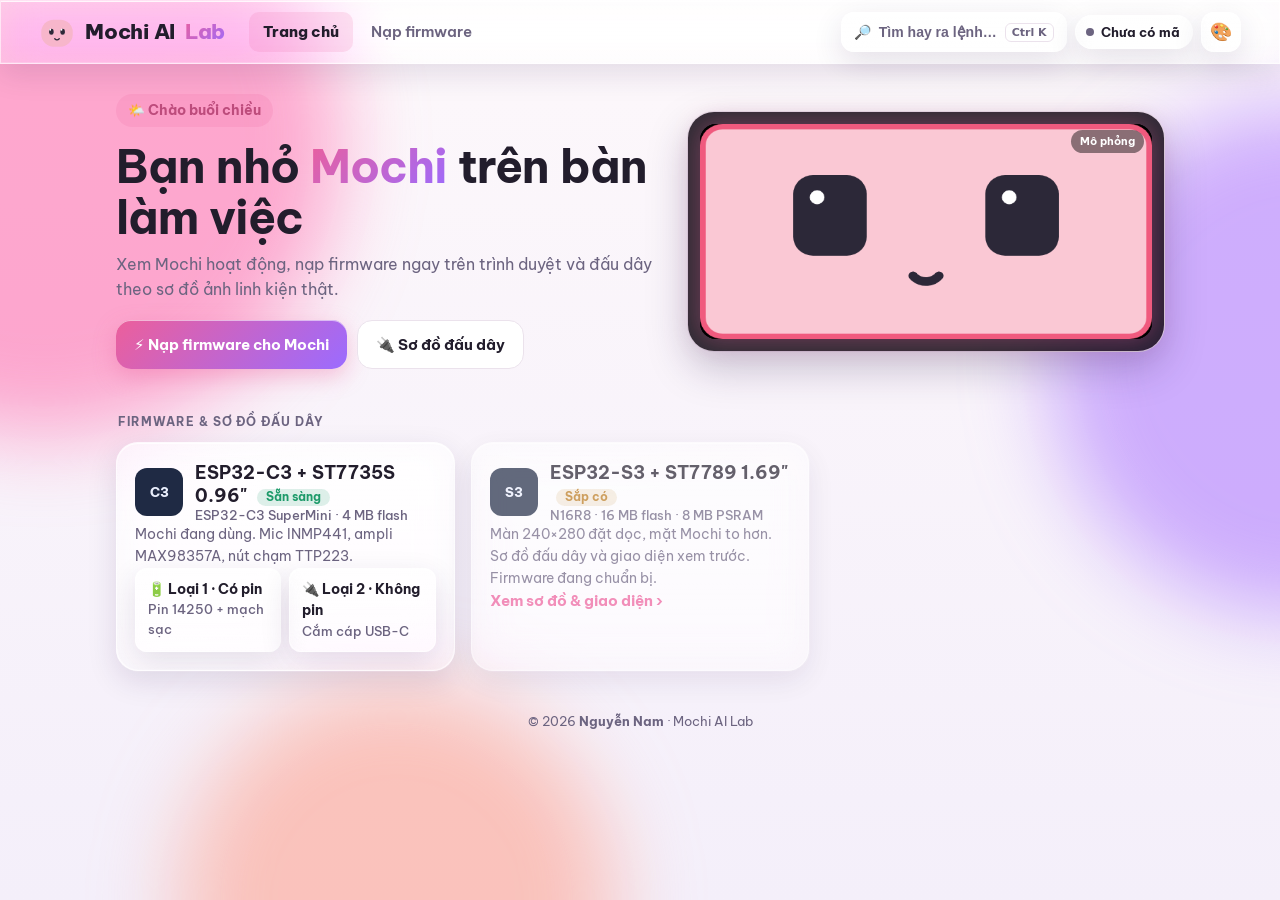
<file: index.html>
<!doctype html>
<html lang="vi">
<head>
<meta charset="utf-8">
<meta name="viewport" content="width=device-width, initial-scale=1">
<title>Mochi AI Lab</title>
<link rel="icon" href="data:image/svg+xml,%3Csvg xmlns='http://www.w3.org/2000/svg' viewBox='0 0 64 64'%3E%3Crect x='4' y='10' width='56' height='48' rx='22' fill='%23f7b6cb'/%3E%3Crect x='18' y='26' width='8' height='11' rx='4' fill='%232c2838'/%3E%3Crect x='38' y='26' width='8' height='11' rx='4' fill='%232c2838'/%3E%3C/svg%3E">
<!-- home-screen shortcut icons (phones need PNGs; the SVG favicon above is for desktop tabs) -->
<link rel="icon" type="image/png" sizes="192x192" href="icons/icon-192.png">
<link rel="apple-touch-icon" href="icons/icon-180.png">
<link rel="manifest" href="site.webmanifest">
<meta name="theme-color" content="#fbf6f8">
<meta name="theme-color" media="(prefers-color-scheme: dark)" content="#17132a">
<meta name="apple-mobile-web-app-title" content="Mochi AI Lab">
<script>
  // links to sections of the old one-page flasher now live on the ESP32-C3 page
  if (['#daydien', '#luuy'].includes(location.hash)) location.replace('esp32-c3.html' + location.hash);
  else if (location.hash === '#nap') location.replace('cai-dat.html#nap');
  // the QR code on Mochi's screen (menu > Code web): https://mochiailab.github.io/#<key>
  // (after '#', so the key never reaches the server); Cài đặt fills it in and connects
  else if (/^#[A-Za-z0-9]{12}$/.test(location.hash)) {  // (only in developer mode: 7 taps on the footer)
    let dev = false; try { dev = localStorage.getItem('mochiDev') === '1'; } catch (e) {}
    if (dev) location.replace('cai-dat.html' + location.hash); else history.replaceState(null, '', location.pathname);
  }
</script>
<link rel="preconnect" href="https://fonts.googleapis.com">
<link rel="preconnect" href="https://fonts.gstatic.com" crossorigin>
<link href="https://fonts.googleapis.com/css2?family=Be+Vietnam+Pro:wght@400;500;600;700;800&display=swap" rel="stylesheet">
<script src="theme.js?v=20261270"></script>
<link rel="stylesheet" href="site.css?v=20261280">
<link rel="stylesheet" href="glass.css?v=20261270">
<link rel="stylesheet" href="home.css?v=20261270">
</head>
<body>
<header data-active="home"></header>

<main class="home">
  <section class="hero">
    <div>
      <span class="greet" id="greet">👋 Xin chào</span>
      <h1>Bạn nhỏ <em>Mochi</em> trên bàn làm việc</h1>
      <p class="lead devonly">Nuôi Mochi, nhắn chữ, đổi màu, xem giờ và thời tiết, cập nhật qua Wi-Fi. Tất cả từ điện thoại, mã hoá đầu-cuối.</p>
      <p class="lead publiconly">Xem Mochi hoạt động, nạp firmware ngay trên trình duyệt và đấu dây theo sơ đồ ảnh linh kiện thật.</p>
      <div class="btns">
        <a class="btn primary needkey" href="tinh-nang.html">🐣 Điều khiển Mochi</a>
        <a class="btn primary intro devonly" href="cai-dat.html#ma">🔑 Kết nối Mochi của bạn</a>
        <a class="btn devonly" href="cai-dat.html#nap">⚡ Nạp firmware <small>(trong Cài đặt)</small></a>
        <a class="btn primary publiconly" href="cai-dat.html#nap">⚡ Nạp firmware cho Mochi</a>
        <a class="btn publiconly" href="esp32-c3.html#daydien">🔌 Sơ đồ đấu dây</a>
      </div>
    </div>
    <div class="screen"><canvas id="live" aria-label="Màn hình Mochi trực tiếp"></canvas><span class="live-tag" id="liveTag">Mô phỏng</span></div>
  </section>

  <div class="label needkey" id="who">Mochi của bạn</div>
  <div class="dash needkey" id="dashboard">
    <div class="card">
      <h2>🐣 Tâm trạng</h2>
      <div class="mood"><span class="e" id="moodE">🙂</span><div><b id="moodT">Đang kết nối…</b><small id="moodS"></small></div></div>
      <div class="stat" id="sF"><span>🍙</span><div class="bar"><i></i></div><b>–</b></div>
      <div class="stat" id="sJ"><span>💗</span><div class="bar"><i></i></div><b>–</b></div>
      <div class="stat" id="sT"><span>💬</span><div class="bar"><i></i></div><b>–</b></div>
      <div class="stat" id="sE"><span>😴</span><div class="bar"><i></i></div><b>–</b></div>
    </div>
    <div class="card">
      <h2>⚡ Làm nhanh</h2>
      <div class="quick">
        <button class="q" data-cmd="feed" data-v="0" data-t="Mochi đang ăn bánh 😋"><span>🍡</span>Cho ăn</button>
        <button class="q" data-cmd="pet" data-t="Đã thả tim 💗"><span>💗</span>Thả tim</button>
        <button class="q" data-cmd="clock_show" data-t="Mochi hiện giờ 8 giây ⏰"><span>⏰</span>Xem giờ</button>
        <button class="q" data-cmd="sleep" data-t="Mochi đi ngủ 😴"><span>😴</span>Ngủ ngay</button>
        <button class="q" data-href="tinh-nang.html#chu"><span>✉️</span>Nhắn chữ</button>
        <button class="q" data-t="Nói với Mochi: &quot;Mochi ơi, mở bài …&quot; 🎵"><span>🎵</span>Mở nhạc</button>
        <button class="q" data-cmd="pomo" data-v="1" data-t="Pomodoro: tập trung 25 phút 🍅"><span>🍅</span>Pomodoro</button>
        <button class="q" data-href="cai-dat.html"><span>⬆️</span>Cập nhật</button>
      </div>
      <div class="qrow"><div>Gọi để trò chuyện<small>Gọi to "Mochi ơi!" là Mochi nghe luôn</small></div><button class="gtoggle" id="qCall" aria-label="Gọi để trò chuyện"></button></div>
      <div class="qrow"><div>Tiếng khi chạm<small>"pi-pu-pi" và "kyu-kyu-kyu"</small></div><button class="gtoggle" id="qTsnd" aria-label="Tiếng khi chạm"></button></div>
    </div>
  </div>
  <!-- without a key (theme.js: html[data-key="0"]) the home page is a showcase -->
  <div class="label intro devonly">Mochi làm được gì</div>
  <div class="feats intro devonly">
    <div class="card feat"><span class="ic">🎨</span><div><b>Giao diện</b><small>6 màu thân, độ sáng, 10 kiểu đồng hồ (lịch âm, bầu trời, trà sữa, theo mùa…), thời tiết nơi bạn ở, giờ đi ngủ.</small></div></div>
    <div class="card feat"><span class="ic">✨</span><div><b>Tính năng</b><small>Trò chuyện bằng giọng nói, nhắn chữ lên màn, nuôi Mochi (cho ăn, thả tim), lời nhắc & báo thức, Pomodoro, mở nhạc.</small></div></div>
    <div class="card feat devonly"><span class="ic">📱</span><div><b>Điều khiển qua điện thoại</b><small>Quét mã QR trên Mochi là điều khiển được qua Wi-Fi, xem màn Mochi trực tiếp, cập nhật firmware. Mã hoá đầu-cuối.</small></div></div>
  </div>
  <div class="card nokey intro devonly" id="nokey">
    <h2 style="justify-content:center">🔑 Kết nối Mochi của bạn</h2>
    <p class="lead" style="margin:0 auto 14px">Trên Mochi: giữ nút chạm 2 giây, chạm tới mục <b>Code web</b> rồi quét mã QR bằng camera điện thoại. Hoặc nhập mã 12 ký tự ở trang Cài đặt. Nhập mã xong, trang này thành bảng điều khiển Mochi của bạn.</p>
    <a class="btn primary" href="cai-dat.html#ma">Nhập mã của Mochi</a>
  </div>
  <div class="label intro">Firmware & sơ đồ đấu dây</div>
  <div class="cards intro" data-cards="boards"></div>

  <div class="label needkey">Tính năng</div>
  <div class="feats needkey">
    <a class="card feat" href="tinh-nang.html"><span class="ic">✨</span><div><b>Tính năng</b><small>Nhắn chữ, nuôi Mochi, lời nhắc & báo thức, Pomodoro, hẹn giờ, gọi để trò chuyện.</small></div></a>
    <a class="card feat" href="giao-dien.html"><span class="ic">🎨</span><div><b>Giao diện</b><small>Màu thân, độ sáng, đồng hồ, thời tiết, giờ ngủ.</small></div></a>
    <a class="card feat" href="cai-dat.html"><span class="ic">⚙️</span><div><b>Cài đặt & nạp firmware</b><small>Âm lượng, Wi-Fi, cập nhật, đổi mã, nạp firmware cho Mochi mới.</small></div></a>
  </div>
</main>
<div class="toast" id="toast"></div>
<footer></footer>
<script src="site.js?v=20261280"></script>
<script src="stats.js?v=20261290"></script>
<script src="mochi-link.js?v=20261280"></script>
<script src="mochi-screen.js?v=20261260"></script>
<script src="cards.js?v=20261260"></script>
<script src="home.js?v=20261270"></script>
</body>
</html>
</file>
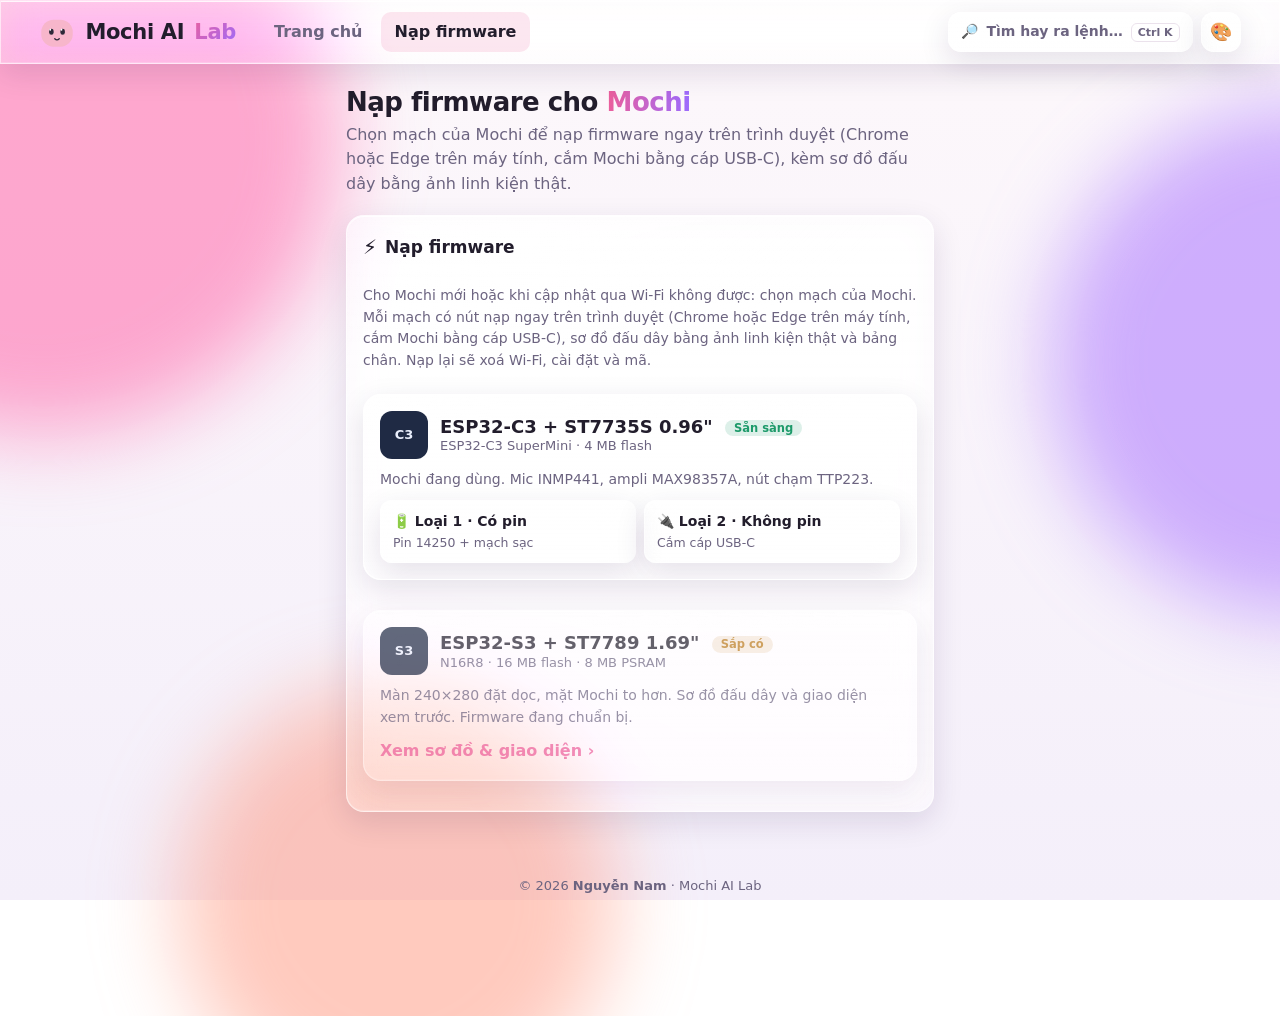
<file: cai-dat.html>
<!doctype html>
<html lang="vi">
<head>
<meta charset="utf-8">
<meta http-equiv="Content-Security-Policy" content="default-src 'self'; script-src 'self'; style-src 'self' 'unsafe-inline' https://fonts.googleapis.com; font-src https://fonts.gstatic.com; img-src 'self' data: https://mochiailab.goatcounter.com; connect-src 'self' wss://broker.emqx.io:8084 https://geocoding-api.open-meteo.com; base-uri 'none'; form-action 'none'; object-src 'none'">
<meta name="viewport" content="width=device-width, initial-scale=1">
<title>Cài đặt Mochi · Mochi AI Lab</title>
<link rel="icon" type="image/png" sizes="192x192" href="icons/icon-192.png">
<link rel="apple-touch-icon" href="icons/icon-180.png">
<link rel="manifest" href="site.webmanifest">
<meta name="theme-color" content="#fbf6f8">
<meta name="theme-color" media="(prefers-color-scheme: dark)" content="#17132a">
<meta name="apple-mobile-web-app-title" content="Mochi AI Lab">
<link rel="preconnect" href="https://fonts.googleapis.com">
<link rel="preconnect" href="https://fonts.gstatic.com" crossorigin>
<link href="https://fonts.googleapis.com/css2?family=Be+Vietnam+Pro:wght@400;500;600;700;800&display=swap" rel="stylesheet">
<script src="theme.js?v=20261270"></script>
<link rel="stylesheet" href="site.css?v=20261280">
<link rel="stylesheet" href="glass.css?v=20261270">
<link rel="stylesheet" href="mochi-panel.css?v=20261260">
</head>
<body>
<header data-active="settings"></header>

<main>
  <h1><span class="devonly">Cài đặt</span><span class="publiconly">Nạp firmware cho</span> <b>Mochi</b></h1>
  <p class="lead needkey">Mã của Mochi, âm lượng, cập nhật, Wi-Fi, khởi động lại và nạp firmware. Màu, đồng hồ, thời tiết ở trang <a href="giao-dien.html">Giao diện</a>; nhắn chữ, nuôi Mochi, lời nhắc ở trang <a href="tinh-nang.html">Tính năng</a>.</p>
  <p class="lead intro devonly">Nhập mã của Mochi để điều khiển Mochi qua điện thoại, hoặc nạp firmware cho Mochi mới ở cuối trang. Nhập mã xong, các trang Giao diện và Tính năng hiện ra trên menu.</p>
  <p class="lead publiconly">Chọn mạch của Mochi để nạp firmware ngay trên trình duyệt (Chrome hoặc Edge trên máy tính, cắm Mochi bằng cáp USB-C), kèm sơ đồ đấu dây bằng ảnh linh kiện thật.</p>

  <div class="card devonly" id="ma">
    <h2><span>🔑</span>Mã của Mochi</h2>
    <p class="note" style="margin:-4px 0 10px">Nhập một lần ở đây, các trang Giao diện, Tính năng và Trang chủ dùng chung mã này.</p>
    <div class="codebox">
      <input id="code" maxlength="20" autocomplete="off" autocapitalize="characters" spellcheck="false" placeholder="ABCD-EFGH-JKMN">
      <button class="primary" id="btnConnect">Kết nối</button>
    </div>
    <label class="remember"><input type="checkbox" id="remember" checked> Ghi nhớ mã trên máy này <small>(bỏ chọn khi dùng máy người khác: mã mất khi đóng tab)</small></label>
    <button class="needkey forget" id="forget" type="button">Quên mã trên máy này</button>
    <button class="forget" id="devOff" type="button">Tắt chế độ nhà phát triển</button>
    <div class="status" id="status"><i></i><div><b id="stTitle">Chưa kết nối</b><small id="stSub">Giữ nút chạm 2 giây, chạm tới mục Code web rồi <b>quét mã QR</b> trên màn Mochi bằng camera điện thoại (<a href="#doi-ma">hướng dẫn</a>)</small></div></div>
  </div>

  <div class="card" id="oldFw" hidden>
    <h2><span>🔒</span>Mochi đang chạy firmware cũ</h2>
    <p class="note" style="margin:0 0 10px">Mã 6 ký tự là của firmware cũ, chưa mã hoá. Bấm <b>Cập nhật</b> để Mochi tự tải bản mới qua Wi-Fi: khoảng 1 phút, giữ nguyên Wi-Fi và cài đặt. Xong, Mochi có <b>mã mới 12 ký tự</b> (menu, mục Code web): nhập mã mới ở ô trên.</p>
    <div class="row"><span class="grow" id="oldFwInfo">Đang chờ Mochi…</span><button class="primary" id="oldFwBtn" disabled>⬆ Cập nhật lên bản mã hoá</button></div>
  </div>

  <fieldset id="controls" class="needkey" disabled>
  <div class="card">
    <h2><span>🔊</span>Âm thanh</h2>
    <div class="row"><span class="lbl grow">Âm lượng</span><span class="big" id="volVal">–</span></div>
    <input type="range" id="volume" min="0" max="100" step="5" value="60" aria-label="Âm lượng">
  </div>

  <div class="card">
    <h2><span>⚙️</span>Hệ thống</h2>
    <div class="update" id="upd">
      <div class="grow"><b id="updTitle">Phiên bản Mochi: –</b><small id="updSub">Đang kiểm tra bản mới nhất…</small></div>
      <button class="primary" id="updBtn" hidden disabled>⬆ Cập nhật</button>
    </div>
    <div class="row">
      <button class="grow" id="wifi">📶 Cài lại Wi-Fi</button>
      <button class="danger grow" id="reboot">↻ Khởi động lại</button>
    </div>
    <p class="note" style="margin:10px 0 0" id="info">Giờ trên Mochi: – · Firmware: –</p>
  </div>
  </fieldset>

  <div class="card devonly" id="doi-ma">
    <h2><span>🔑</span>Xem và đổi mã của Mochi</h2>
    <p class="note" style="margin:0 0 10px">Mã 12 ký tự (dạng <code>ABCD-EFGH-JKMN</code>) là "chìa khoá" để nhắn chữ và điều khiển Mochi. Ai biết mã cũng điều khiển được, nên nếu lỡ để lộ, hãy đổi mã mới ngay trên Mochi.</p>
    <ol class="steps">
      <li><b>Mở menu:</b> giữ nút chạm trên Mochi khoảng 2 giây.</li>
      <li><b>Tới mục Code web:</b> chạm nhẹ từng lần cho tới khi màn hiện <code>Code web</code>: bên trái là mã QR, bên phải là mã 12 ký tự. <b>Quét mã QR bằng camera điện thoại</b> là trang này tự mở, tự điền mã và kết nối; hoặc gõ mã vào ô ở trên.</li>
      <li><b>Bắt đầu đổi:</b> ở mục đó giữ nút chạm 2 giây. Màn hỏi <code>Tạo code mới?</code></li>
      <li><b>Xác nhận:</b> giữ thêm 2 giây nữa (trong vòng 10 giây). Màn hiện <code>Code mới</code> kèm mã QR và mã mới khoảng 15 giây: quét QR hoặc ghi lại.</li>
      <li><b>Dùng mã mới:</b> ở ô <a href="#ma">Mã của Mochi</a> đầu trang này, bấm <b>Đổi mã</b> và nhập mã mới.</li>
    </ol>
    <p class="note" style="margin:10px 0 0">Mã cũ hết dùng ngay lập tức. Mã mới chỉ hiện trên màn Mochi, không bao giờ được gửi qua mạng, nên người đang giữ mã cũ không thể biết. Lỡ giữ nhầm? Chạm sang mục khác hoặc chờ 10 giây là không đổi.</p>
  </div>


  <div class="card" id="nap">
    <h2><span>⚡</span>Nạp firmware</h2>
    <p class="note" style="margin:0 0 12px">Cho Mochi mới hoặc khi cập nhật qua Wi-Fi không được: chọn mạch của Mochi. Mỗi mạch có nút nạp ngay trên trình duyệt (Chrome hoặc Edge trên máy tính, cắm Mochi bằng cáp USB-C), sơ đồ đấu dây bằng ảnh linh kiện thật và bảng chân. Nạp lại sẽ xoá Wi-Fi, cài đặt và mã.</p>
    <div class="cards" data-cards="boards"></div>
  </div>

  <p class="note needkey">🔒 Lệnh và trạng thái được <b>mã hoá đầu-cuối</b> bằng mã của Mochi trước khi đi qua máy chủ nhắn tin công cộng (broker.emqx.io): máy chủ và người lạ chỉ thấy dữ liệu đã khoá, không đọc hay giả được lệnh. Mã chỉ hiện trên màn Mochi và lưu trong trình duyệt này, không bao giờ được gửi lên mạng. Ai biết mã thì điều khiển được Mochi, nên đừng chia sẻ mã.</p>
</main>
<footer></footer>
<div class="toast" id="toast"></div>

<script src="site.js?v=20261280"></script>
<script src="stats.js?v=20261290"></script>
<script src="mochi-link.js?v=20261280"></script>
<script src="mochi-panel.js?v=20261270"></script>
<script src="cards.js?v=20261260"></script>
</body>
</html>
</file>
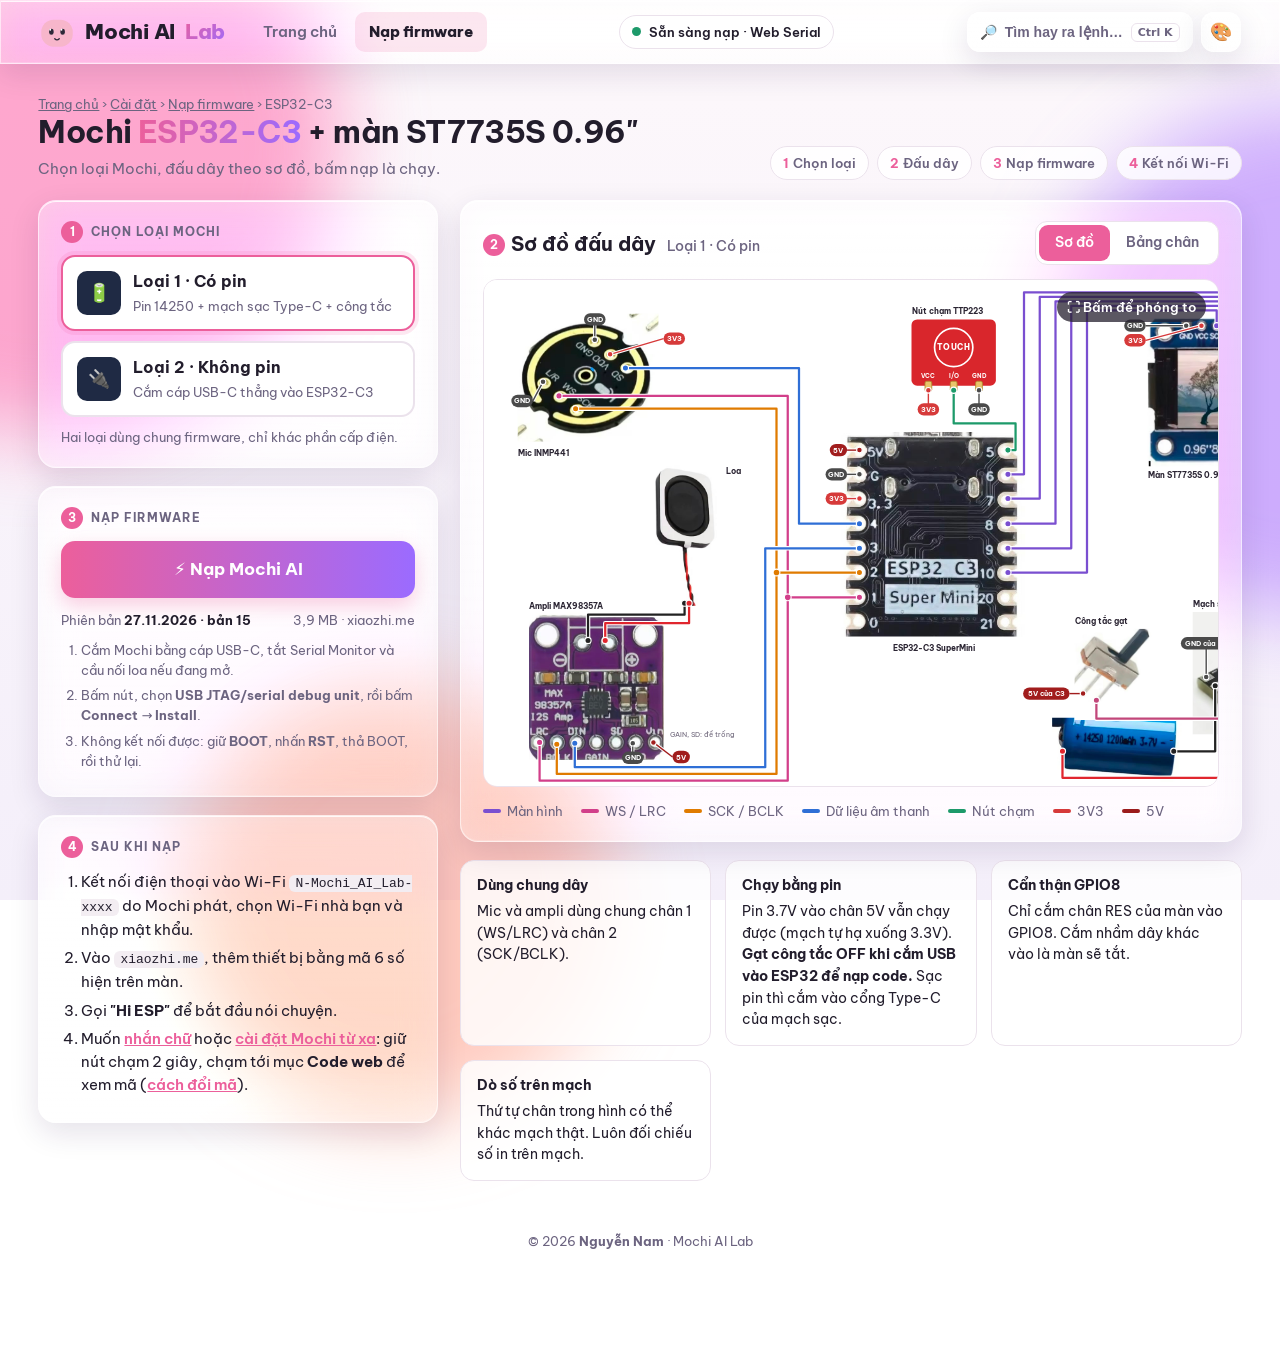
<file: esp32-c3.html>
<!doctype html>
<html lang="vi">
<head>
<meta charset="utf-8">
<meta name="viewport" content="width=device-width, initial-scale=1">
<title>Mochi ESP32-C3 · Mochi AI Lab</title>
<link rel="icon" type="image/png" sizes="192x192" href="icons/icon-192.png">
<link rel="apple-touch-icon" href="icons/icon-180.png">
<link rel="manifest" href="site.webmanifest">
<meta name="theme-color" content="#fbf6f8">
<meta name="theme-color" media="(prefers-color-scheme: dark)" content="#17132a">
<meta name="apple-mobile-web-app-title" content="Mochi AI Lab">
<link rel="preconnect" href="https://fonts.googleapis.com">
<link rel="preconnect" href="https://fonts.gstatic.com" crossorigin>
<link href="https://fonts.googleapis.com/css2?family=Be+Vietnam+Pro:wght@400;500;600;700;800&display=swap" rel="stylesheet">
<script src="theme.js?v=20261270"></script>
<link rel="stylesheet" href="site.css?v=20261280">
<link rel="stylesheet" href="glass.css?v=20261270">
<script type="module" src="vendor/esp-web-tools-10.0.1/install-button.js"></script>
<style>
.crumb { font-size: 13px; color: var(--muted); margin: 0 0 6px; }
.crumb a { color: inherit; }
.steps { display: flex; gap: 8px; flex-wrap: wrap; }
.steps span { font-size: 13px; font-weight: 600; color: var(--muted); background: var(--surface); border: 1px solid var(--line); padding: 6px 12px; border-radius: 999px; }
.steps b { color: var(--accent); margin-right: 4px; }

.grid { display: grid; grid-template-columns: minmax(340px, 400px) 1fr; gap: 22px; align-items: start; }
.side { display: flex; flex-direction: column; gap: 18px; position: sticky; top: 84px; }
.label { font-size: 12px; font-weight: 700; letter-spacing: .08em; text-transform: uppercase; color: var(--muted); margin: 0 0 12px; display: flex; align-items: center; gap: 8px; }
.label .n { display: inline-grid; place-items: center; width: 22px; height: 22px; border-radius: 50%; background: var(--accent); color: var(--accent-text); font-size: 12px; letter-spacing: 0; }

/* variant picker */
.boards { display: grid; gap: 10px; }
.boards input { position: absolute; opacity: 0; pointer-events: none; }
.boards label { display: grid; grid-template-columns: 44px 1fr; gap: 12px; align-items: center; cursor: pointer;
  padding: 12px 14px; border-radius: 14px; border: 2px solid var(--line); background: var(--surface-solid); transition: border-color .15s, transform .15s; }
.boards label:hover { transform: translateY(-1px); }
.boards input:checked + label { border-color: var(--accent); box-shadow: 0 0 0 4px color-mix(in srgb, var(--accent) 14%, transparent); }
.boards input:focus-visible + label { outline: 3px solid var(--accent); outline-offset: 2px; }
.chipicon { width: 44px; height: 44px; border-radius: 10px; background: var(--board); display: grid; place-items: center; color: var(--board-text); font-size: 18px; }
.boards b { display: block; font-size: 16px; }
.boards small { color: var(--muted); }

/* flash */
.btn { width: 100%; font: inherit; font-size: 17px; font-weight: 700; border: 0; border-radius: 14px; cursor: pointer;
  padding: 15px 20px; color: #fff; background: linear-gradient(90deg, var(--accent), var(--accent2));
  box-shadow: 0 8px 20px color-mix(in srgb, var(--accent) 30%, transparent); transition: transform .15s, filter .15s; }
.btn:hover { transform: translateY(-1px); filter: brightness(1.05); }
esp-web-install-button { display: block; }
.fw { display: flex; justify-content: space-between; gap: 10px; margin-top: 12px; font-size: 13px; color: var(--muted); }
.fw b { color: var(--text); }
.warnbox { display: block; color: var(--warn); font-weight: 600; font-size: 14px; }
ol { margin: 0; padding-left: 20px; }
ol li { margin: 5px 0; }
code { background: var(--code); border-radius: 6px; padding: 1px 6px; font-family: Consolas, monospace; font-size: 13px; }
.hint { font-size: 13px; color: var(--muted); margin: 10px 0 0; }
.side a { color: var(--accent); font-weight: 600; }

/* main: diagram */
.main { min-width: 0; }
.mainhead { display: flex; align-items: center; justify-content: space-between; gap: 12px; margin-bottom: 14px; flex-wrap: wrap; }
.mainhead h2 { margin: 0; font-size: 20px; }
.mainhead h2 small { font-weight: 500; color: var(--muted); font-size: 14px; margin-left: 6px; }
.seg { display: inline-flex; background: var(--surface-solid); border: 1px solid var(--line); border-radius: 12px; padding: 3px; }
.seg button { font: inherit; font-size: 14px; font-weight: 600; border: 0; background: none; color: var(--muted); padding: 7px 16px; border-radius: 9px; cursor: pointer; }
.seg button.on { background: var(--accent); color: var(--accent-text); }
.diagram.photo { border-radius: 14px; overflow: auto; border: 1px solid var(--line); background: #fff; position: relative; cursor: zoom-in; }
.diagram.photo > svg { display: block; width: 100%; height: auto; min-width: 900px; }
.diagram.photo.full { position: fixed; inset: 0; z-index: 100; border-radius: 0; border: 0; cursor: zoom-out; display: grid; place-items: center; }
.diagram.photo.full > svg { width: min(100vw, calc(100vh * 16 / 9)); min-width: 1200px; height: auto; }
.zoomhint { position: absolute; right: 12px; top: 12px; font-size: 13px; font-weight: 600; color: #fff; background: rgba(36,31,46,.75); padding: 5px 10px; border-radius: 999px; pointer-events: none; }
.diagram.photo.full .zoomhint { position: fixed; }
table { width: 100%; border-collapse: collapse; font-size: 15px; }
th, td { text-align: left; padding: 9px 12px; border-bottom: 1px solid var(--line); vertical-align: top; }
th { color: var(--muted); font-weight: 600; font-size: 13px; text-transform: uppercase; letter-spacing: .05em; }
td:first-child { font-weight: 600; white-space: nowrap; }
[data-view="table"] { overflow-x: auto; }
[data-view="table"] table { min-width: 560px; }
.legend { display: flex; flex-wrap: wrap; gap: 8px 18px; margin-top: 14px; font-size: 13px; color: var(--muted); }
.legend i { display: inline-block; width: 18px; height: 4px; border-radius: 2px; vertical-align: 3px; margin-right: 6px; }
.notes { display: grid; grid-template-columns: repeat(auto-fit, minmax(240px, 1fr)); gap: 14px; margin-top: 18px; }
.note { padding: 14px 16px; border-radius: 14px; background: var(--surface); border: 1px solid var(--line); font-size: 14px; }
.note b { display: block; margin-bottom: 4px; }

@media (max-width: 1000px) {
  .grid { grid-template-columns: 1fr; }
  .side { position: static; }
}
</style>
</head>
<body>
<header data-active="firmware">
  <span class="chip" id="envChip"><i></i><span id="envText">Đang kiểm tra trình duyệt…</span></span>
</header>

<div class="wrap">
  <div class="hero">
    <div>
      <p class="crumb"><a href="./">Trang chủ</a> › <a href="cai-dat.html">Cài đặt</a> › <a href="cai-dat.html#nap">Nạp firmware</a> › ESP32-C3</p>
      <h1>Mochi <b>ESP32-C3</b> + màn ST7735S 0.96"</h1>
      <p>Chọn loại Mochi, đấu dây theo sơ đồ, bấm nạp là chạy.</p>
    </div>
    <div class="steps"><span><b>1</b>Chọn loại</span><span><b>2</b>Đấu dây</span><span><b>3</b>Nạp firmware</span><span><b>4</b>Kết nối Wi-Fi</span></div>
  </div>

  <div class="grid">
    <!-- ========== left column ========== -->
    <aside class="side">
      <div class="panel">
        <p class="label"><span class="n">1</span>Chọn loại Mochi</p>
        <div class="boards" role="radiogroup" aria-label="Loại Mochi">
          <div>
            <input type="radio" name="variant" id="v-1" value="1" checked>
            <label for="v-1"><span class="chipicon">🔋</span><span><b>Loại 1 · Có pin</b><small>Pin 14250 + mạch sạc Type-C + công tắc</small></span></label>
          </div>
          <div>
            <input type="radio" name="variant" id="v-2" value="2">
            <label for="v-2"><span class="chipicon">🔌</span><span><b>Loại 2 · Không pin</b><small>Cắm cáp USB-C thẳng vào ESP32-C3</small></span></label>
          </div>
        </div>
        <p class="hint">Hai loại dùng chung firmware, chỉ khác phần cấp điện.</p>
      </div>

      <div class="panel">
        <p class="label"><span class="n">3</span>Nạp firmware</p>
        <esp-web-install-button manifest="manifest-c3.json">
          <button slot="activate" class="btn">⚡ Nạp Mochi AI</button>
          <span slot="unsupported" class="warnbox">Trình duyệt này không nạp được: dùng Chrome hoặc Edge trên máy tính.</span>
          <span slot="not-allowed" class="warnbox">Trang phải mở bằng link https (GitHub Pages) thì mới nạp được.</span>
        </esp-web-install-button>
        <div class="fw"><span>Phiên bản <b>27.11.2026 · bản 15</b></span><span>3,9 MB · xiaozhi.me</span></div>
        <ol class="hint">
          <li>Cắm Mochi bằng cáp USB-C, tắt Serial Monitor và cầu nối loa nếu đang mở.</li>
          <li>Bấm nút, chọn <b>USB JTAG/serial debug unit</b>, rồi bấm <b>Connect</b> → <b>Install</b>.</li>
          <li>Không kết nối được: giữ <b>BOOT</b>, nhấn <b>RST</b>, thả BOOT, rồi thử lại.</li>
        </ol>
      </div>

      <div class="panel">
        <p class="label"><span class="n">4</span>Sau khi nạp</p>
        <ol>
          <li>Kết nối điện thoại vào Wi-Fi <code>N-Mochi_AI_Lab-xxxx</code> do Mochi phát, chọn Wi-Fi nhà bạn và nhập mật khẩu.</li>
          <li>Vào <code>xiaozhi.me</code>, thêm thiết bị bằng mã 6 số hiện trên màn.</li>
          <li>Gọi <b>"Hi ESP"</b> để bắt đầu nói chuyện.</li>
          <li>Muốn <a href="tinh-nang.html">nhắn chữ</a> hoặc <a href="cai-dat.html">cài đặt Mochi từ xa</a>: giữ nút chạm 2 giây, chạm tới mục <b>Code web</b> để xem mã (<a href="cai-dat.html#doi-ma">cách đổi mã</a>).</li>
        </ol>
      </div>
    </aside>

    <!-- ========== right column ========== -->
    <main class="main" id="daydien">
      <div class="panel">
        <div class="mainhead">
          <h2><span class="label" style="display:inline-flex;margin:0 6px 0 0;vertical-align:2px"><span class="n">2</span></span>Sơ đồ đấu dây <small id="variantName">Loại 1 · Có pin</small></h2>
          <div class="seg" role="tablist">
            <button class="on" data-view="svg" role="tab" aria-selected="true">Sơ đồ</button>
            <button data-view="table" role="tab" aria-selected="false">Bảng chân</button>
          </div>
        </div>

        <!-- built from the real component photos (parts.js + diagram.js) -->
        <div data-view="svg" class="diagram photo" id="c3photo"></div>

        <div data-view="table" class="hidden">
          <table>
            <tr><th>Linh kiện</th><th>Tín hiệu</th><th>Nguồn</th></tr>
            <tr><td>Màn ST7735S</td><td>CS→6 · DC→7 · RES→8 · SDA→9 · SCL→10</td><td>VCC→3V3 · GND · BLK để trống</td></tr>
            <tr><td>Mic INMP441</td><td>SD→4 · WS→1 · SCK→2</td><td>VDD→3V3 · GND · L/R→GND</td></tr>
            <tr><td>Ampli MAX98357A</td><td>LRC→1 · BCLK→2 · DIN→3</td><td>VIN→5V · GND · loa ở + / −</td></tr>
            <tr><td>Nút chạm TTP223</td><td>I/O→5</td><td>VCC→3V3 · GND</td></tr>
            <tr data-variant="1"><td>Pin 14250 3.7V</td><td>+ → B+ mạch sạc · − → B− mạch sạc</td><td>sạc qua cổng Type-C của mạch sạc</td></tr>
            <tr data-variant="1"><td>Mạch sạc Type-C</td><td>OUT+ → chân giữa công tắc</td><td>OUT− → G (GND) của C3</td></tr>
            <tr data-variant="1"><td>Công tắc gạt</td><td>chân bên → 5V của C3</td><td>chân còn lại để trống</td></tr>
            <tr data-variant="2"><td>Nguồn điện</td><td>cáp USB-C cắm vào cổng của ESP32-C3</td><td>cục sạc 5V (từ 1A) hoặc cổng USB máy tính</td></tr>
          </table>
        </div>

        <div class="legend">
          <span><i style="background:var(--w-disp)"></i>Màn hình</span>
          <span><i style="background:var(--w-ws)"></i>WS / LRC</span>
          <span><i style="background:var(--w-clk)"></i>SCK / BCLK</span>
          <span><i style="background:var(--w-data)"></i>Dữ liệu âm thanh</span>
          <span><i style="background:var(--w-touch)"></i>Nút chạm</span>
          <span><i style="background:var(--p33)"></i>3V3</span>
          <span><i style="background:var(--p5)"></i>5V</span>
        </div>
      </div>

      <div class="notes" id="luuy">
        <div class="note"><b>Dùng chung dây</b>Mic và ampli dùng chung chân 1 (WS/LRC) và chân 2 (SCK/BCLK).</div>
        <div class="note" data-variant="1"><b>Chạy bằng pin</b>Pin 3.7V vào chân 5V vẫn chạy được (mạch tự hạ xuống 3.3V). <b style="display:inline">Gạt công tắc OFF khi cắm USB vào ESP32 để nạp code.</b> Sạc pin thì cắm vào cổng Type-C của mạch sạc.</div>
        <div class="note" data-variant="2"><b>Cấp điện qua USB-C</b>Cáp USB-C vừa cấp điện vừa dùng để nạp firmware. Ampli lấy 5V từ chân 5V, màn, mic và nút chạm lấy 3V3 của mạch. Dùng cục sạc từ 1A để loa không bị rè.</div>
        <div class="note"><b>Cẩn thận GPIO8</b>Chỉ cắm chân RES của màn vào GPIO8. Cắm nhầm dây khác vào là màn sẽ tắt.</div>
        <div class="note"><b>Dò số trên mạch</b>Thứ tự chân trong hình có thể khác mạch thật. Luôn đối chiếu số in trên mạch.</div>
      </div>
    </main>
  </div>
</div>
<footer></footer>

<script src="site.js?v=20261280"></script>
<script src="stats.js?v=20261290"></script>
<script src="parts.js?v=20261126"></script>
<script src="diagram.js?v=20261126"></script>
<script>
const NAMES = { 1: 'Loại 1 · Có pin', 2: 'Loại 2 · Không pin' };
let variant = 1, view = 'svg';
function render() {
  document.querySelectorAll('[data-view]').forEach(el => {
    if (el.tagName === 'BUTTON') return;
    el.classList.toggle('hidden', el.dataset.view !== view);
  });
  document.querySelectorAll('[data-variant]').forEach(el => el.classList.toggle('hidden', +el.dataset.variant !== variant));
  document.getElementById('variantName').textContent = NAMES[variant];
  document.querySelectorAll('.seg button').forEach(b => {
    const on = b.dataset.view === view;
    b.classList.toggle('on', on);
    b.setAttribute('aria-selected', on);
  });
  window.MochiC3Diagram.show(variant);
}
document.querySelectorAll('input[name=variant]').forEach(r => r.addEventListener('change', () => {
  variant = +r.value;
  try { localStorage.setItem('mochi-c3-variant', variant); } catch (e) {}
  render();
}));
document.querySelectorAll('.seg button').forEach(b => b.addEventListener('click', () => { view = b.dataset.view; render(); }));
try {
  const saved = +localStorage.getItem('mochi-c3-variant');
  if (NAMES[saved]) variant = saved;
} catch (e) {}
const asked = +new URLSearchParams(location.search).get('loai');  // links from the home page
if (NAMES[asked]) variant = asked;
document.getElementById('v-' + variant).checked = true;
render();

const ok = 'serial' in navigator && window.isSecureContext;
const chip = document.getElementById('envChip');
chip.classList.toggle('bad', !ok);
document.getElementById('envText').innerHTML = ok
  ? 'Sẵn sàng nạp<span class="long"> · Web Serial</span>'
  : 'Không nạp được<span class="long">: dùng Chrome hoặc Edge trên máy tính</span>';
</script>
</body>
</html>
</file>
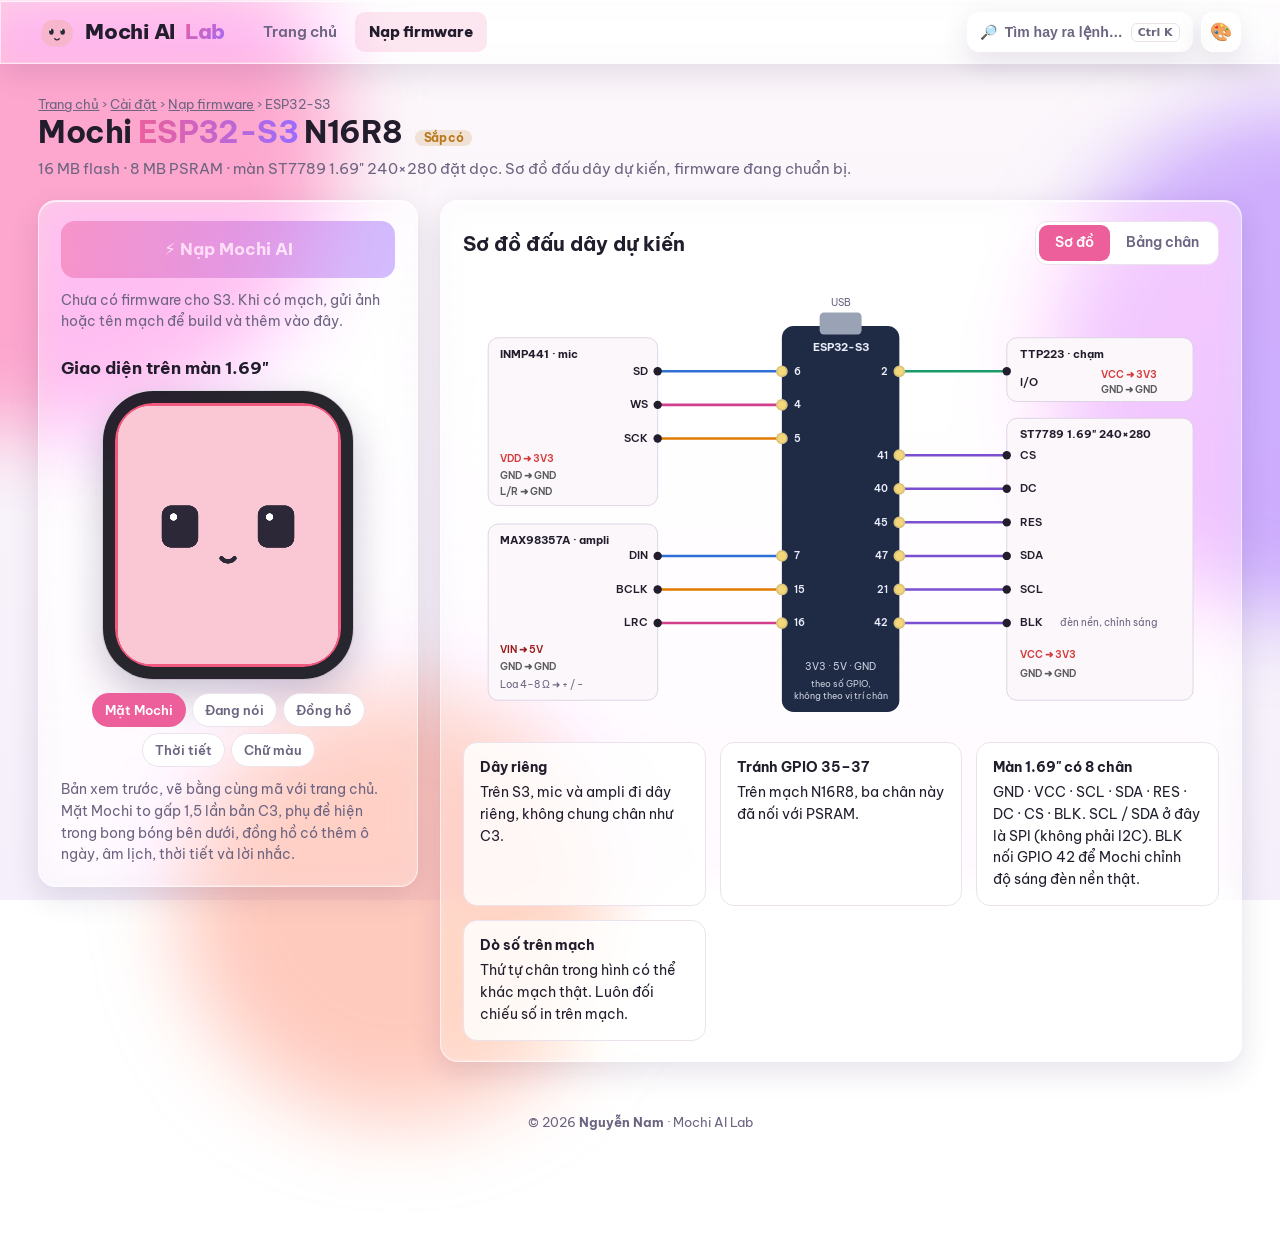
<file: esp32-s3.html>
<!doctype html>
<html lang="vi">
<head>
<meta charset="utf-8">
<meta name="viewport" content="width=device-width, initial-scale=1">
<title>Mochi ESP32-S3 + ST7789 1.69" · Mochi AI Lab</title>
<link rel="icon" type="image/png" sizes="192x192" href="icons/icon-192.png">
<link rel="apple-touch-icon" href="icons/icon-180.png">
<link rel="manifest" href="site.webmanifest">
<meta name="theme-color" content="#fbf6f8">
<meta name="theme-color" media="(prefers-color-scheme: dark)" content="#17132a">
<meta name="apple-mobile-web-app-title" content="Mochi AI Lab">
<link rel="preconnect" href="https://fonts.googleapis.com">
<link rel="preconnect" href="https://fonts.gstatic.com" crossorigin>
<link href="https://fonts.googleapis.com/css2?family=Be+Vietnam+Pro:wght@400;500;600;700;800&display=swap" rel="stylesheet">
<script src="theme.js?v=20261270"></script>
<link rel="stylesheet" href="site.css?v=20261280">
<link rel="stylesheet" href="glass.css?v=20261270">
<style>
.crumb { font-size: 13px; color: var(--muted); margin: 0 0 6px; }
.crumb a { color: inherit; }
.grid { display: grid; grid-template-columns: minmax(300px, 380px) 1fr; gap: 22px; align-items: start; }
.btn { width: 100%; font: inherit; font-size: 17px; font-weight: 700; border: 0; border-radius: 14px; padding: 15px 20px;
  color: #fff; background: linear-gradient(90deg, var(--accent), var(--accent2)); opacity: .45; cursor: not-allowed; }
.hint { font-size: 14px; color: var(--muted); margin: 12px 0 0; }
.mainhead { display: flex; align-items: center; justify-content: space-between; gap: 12px; margin-bottom: 14px; flex-wrap: wrap; }
.mainhead h2 { margin: 0; font-size: 20px; }
.seg { display: inline-flex; background: var(--surface-solid); border: 1px solid var(--line); border-radius: 12px; padding: 3px; }
.seg button { font: inherit; font-size: 14px; font-weight: 600; border: 0; background: none; color: var(--muted); padding: 7px 16px; border-radius: 9px; cursor: pointer; }
.seg button.on { background: var(--accent); color: var(--accent-text); }
.diagram { overflow-x: auto; }
.diagram svg { display: block; width: 100%; height: auto; min-width: 720px; }
table { width: 100%; border-collapse: collapse; font-size: 15px; min-width: 560px; }
th, td { text-align: left; padding: 9px 12px; border-bottom: 1px solid var(--line); vertical-align: top; }
th { color: var(--muted); font-weight: 600; font-size: 13px; text-transform: uppercase; letter-spacing: .05em; }
td:first-child { font-weight: 600; white-space: nowrap; }
.tablewrap { overflow-x: auto; }
.notes { display: grid; grid-template-columns: repeat(auto-fit, minmax(240px, 1fr)); gap: 14px; margin-top: 18px; }
.note { padding: 14px 16px; border-radius: 14px; background: var(--surface); border: 1px solid var(--line); font-size: 14px; }
.note b { display: block; margin-bottom: 4px; }
.prevhead { font-size: 17px; margin: 22px 0 10px; }
.phone { width: min(100%, 250px); margin: 0 auto; padding: 12px; border-radius: 50px; background: rgba(10, 8, 16, .88);
  box-shadow: 0 16px 40px rgba(40, 20, 70, .25), 0 0 0 1px var(--line); }
.phone canvas { display: block; width: 100%; aspect-ratio: 240 / 280; border-radius: 38px; background: #000; }
.demo { display: flex; flex-wrap: wrap; gap: 6px; justify-content: center; margin-top: 14px; }
.demo button { font: inherit; font-size: 13px; font-weight: 600; border: 1px solid var(--line); background: var(--surface-solid); color: var(--muted);
  padding: 6px 12px; border-radius: 99px; cursor: pointer; }
.demo button.on { background: var(--accent); color: var(--accent-text); border-color: transparent; }
@media (max-width: 1000px) { .grid { grid-template-columns: 1fr; } }
</style>
</head>
<body>
<header data-active="firmware"></header>

<div class="wrap">
  <div class="hero">
    <div>
      <p class="crumb"><a href="./">Trang chủ</a> › <a href="cai-dat.html">Cài đặt</a> › <a href="cai-dat.html#nap">Nạp firmware</a> › ESP32-S3</p>
      <h1>Mochi <b>ESP32-S3</b> N16R8 <span class="tag warn">Sắp có</span></h1>
      <p>16 MB flash · 8 MB PSRAM · màn ST7789 1.69" 240×280 đặt dọc. Sơ đồ đấu dây dự kiến, firmware đang chuẩn bị.</p>
    </div>
  </div>

  <div class="grid">
    <aside class="panel">
      <button class="btn" disabled>⚡ Nạp Mochi AI</button>
      <p class="hint">Chưa có firmware cho S3. Khi có mạch, gửi ảnh hoặc tên mạch để build và thêm vào đây.</p>
      <h2 class="prevhead">Giao diện trên màn 1.69"</h2>
      <div class="phone"><canvas id="s3prev" aria-label="Xem trước màn hình Mochi ESP32-S3"></canvas></div>
      <div class="demo" id="s3demo" role="tablist">
        <button data-i="0" class="on">Mặt Mochi</button><button data-i="1">Đang nói</button>
        <button data-i="2">Đồng hồ</button><button data-i="3">Thời tiết</button><button data-i="4">Chữ màu</button>
      </div>
      <p class="hint">Bản xem trước, vẽ bằng cùng mã với trang chủ. Mặt Mochi to gấp 1,5 lần bản C3, phụ đề hiện trong bong bóng bên dưới, đồng hồ có thêm ô ngày, âm lịch, thời tiết và lời nhắc.</p>
    </aside>

    <main class="panel" style="min-width:0">
      <div class="mainhead">
        <h2>Sơ đồ đấu dây dự kiến</h2>
        <div class="seg" role="tablist">
          <button class="on" data-view="svg" role="tab" aria-selected="true">Sơ đồ</button>
          <button data-view="table" role="tab" aria-selected="false">Bảng chân</button>
        </div>
      </div>
      <div class="diagram" data-pane="svg">
<svg viewBox="0 0 900 530" xmlns="http://www.w3.org/2000/svg" font-family="Be Vietnam Pro, Segoe UI, sans-serif" font-size="13" role="img" aria-label="Sơ đồ đấu dây ESP32-S3">
  <g fill="none" stroke-width="3" stroke-linecap="round">
    <path d="M232 110 H378" stroke="var(--w-data)"/><path d="M232 150 H378" stroke="var(--w-ws)"/><path d="M232 190 H378" stroke="var(--w-clk)"/>
    <path d="M232 330 H378" stroke="var(--w-data)"/><path d="M232 370 H378" stroke="var(--w-clk)"/><path d="M232 410 H378" stroke="var(--w-ws)"/>
    <path d="M522 110 H648" stroke="var(--w-touch)"/>
    <path d="M522 210 H648" stroke="var(--w-disp)"/><path d="M522 250 H648" stroke="var(--w-disp)"/><path d="M522 290 H648" stroke="var(--w-disp)"/>
    <path d="M522 330 H648" stroke="var(--w-disp)"/><path d="M522 370 H648" stroke="var(--w-disp)"/><path d="M522 410 H648" stroke="var(--w-disp)"/>
  </g>
  <rect x="380" y="56" width="140" height="460" rx="14" fill="var(--board)"/>
  <rect x="425" y="40" width="50" height="26" rx="5" fill="#9aa3b5"/>
  <text x="450" y="32" text-anchor="middle" fill="var(--muted)" font-size="12">USB</text>
  <text x="450" y="86" text-anchor="middle" fill="var(--board-text)" font-weight="700">ESP32-S3</text>
  <g fill="var(--board-text)" font-size="12.5" font-weight="600">
    <text x="394" y="114">6</text><text x="394" y="154">4</text><text x="394" y="194">5</text>
    <text x="394" y="334">7</text><text x="394" y="374">15</text><text x="394" y="414">16</text>
    <text x="506" y="114" text-anchor="end">2</text><text x="506" y="214" text-anchor="end">41</text><text x="506" y="254" text-anchor="end">40</text>
    <text x="506" y="294" text-anchor="end">45</text><text x="506" y="334" text-anchor="end">47</text><text x="506" y="374" text-anchor="end">21</text>
    <text x="506" y="414" text-anchor="end">42</text>
  </g>
  <g fill="var(--board-text)" opacity=".85" text-anchor="middle">
    <text x="450" y="466" font-size="12">3V3 · 5V · GND</text>
    <text x="450" y="486" font-size="11">theo số GPIO,</text><text x="450" y="501" font-size="11">không theo vị trí chân</text>
  </g>
  <g stroke="#d9c27a" stroke-width="2" fill="#f4d77a">
    <circle cx="380" cy="110" r="6"/><circle cx="380" cy="150" r="6"/><circle cx="380" cy="190" r="6"/>
    <circle cx="380" cy="330" r="6"/><circle cx="380" cy="370" r="6"/><circle cx="380" cy="410" r="6"/>
    <circle cx="520" cy="110" r="6"/><circle cx="520" cy="210" r="6"/><circle cx="520" cy="250" r="6"/><circle cx="520" cy="290" r="6"/>
    <circle cx="520" cy="330" r="6"/><circle cx="520" cy="370" r="6"/><circle cx="520" cy="410" r="6"/>
  </g>
  <rect x="30" y="70" width="202" height="200" rx="12" fill="var(--module)" stroke="var(--module-stroke)"/>
  <text x="44" y="94" font-weight="700" fill="var(--text)">INMP441 · mic</text>
  <g fill="var(--text)" text-anchor="end" font-weight="600"><text x="220" y="114">SD</text><text x="220" y="154">WS</text><text x="220" y="194">SCK</text></g>
  <g font-size="12.5" font-weight="600"><text x="44" y="218" fill="var(--p33)">VDD ➜ 3V3</text><text x="44" y="238" fill="var(--gnd)">GND ➜ GND</text><text x="44" y="258" fill="var(--gnd)">L/R ➜ GND</text></g>
  <g fill="var(--text)"><circle cx="232" cy="110" r="5"/><circle cx="232" cy="150" r="5"/><circle cx="232" cy="190" r="5"/></g>
  <rect x="30" y="292" width="202" height="210" rx="12" fill="var(--module)" stroke="var(--module-stroke)"/>
  <text x="44" y="316" font-weight="700" fill="var(--text)">MAX98357A · ampli</text>
  <g fill="var(--text)" text-anchor="end" font-weight="600"><text x="220" y="334">DIN</text><text x="220" y="374">BCLK</text><text x="220" y="414">LRC</text></g>
  <g font-size="12.5"><text x="44" y="446" fill="var(--p5)" font-weight="600">VIN ➜ 5V</text><text x="44" y="466" fill="var(--gnd)" font-weight="600">GND ➜ GND</text><text x="44" y="488" fill="var(--muted)">Loa 4–8 Ω ➜ + / −</text></g>
  <g fill="var(--text)"><circle cx="232" cy="330" r="5"/><circle cx="232" cy="370" r="5"/><circle cx="232" cy="410" r="5"/></g>
  <rect x="648" y="70" width="222" height="76" rx="12" fill="var(--module)" stroke="var(--module-stroke)"/>
  <text x="664" y="94" font-weight="700" fill="var(--text)">TTP223 · chạm</text>
  <text x="664" y="128" fill="var(--text)" font-weight="600">I/O</text>
  <text x="760" y="118" font-size="12" fill="var(--p33)" font-weight="600">VCC ➜ 3V3</text>
  <text x="760" y="136" font-size="12" fill="var(--gnd)" font-weight="600">GND ➜ GND</text>
  <circle cx="648" cy="110" r="5" fill="var(--text)"/>
  <rect x="648" y="166" width="222" height="336" rx="12" fill="var(--module)" stroke="var(--module-stroke)"/>
  <text x="664" y="190" font-weight="700" fill="var(--text)">ST7789 1.69" 240×280</text>
  <g fill="var(--text)" font-weight="600"><text x="664" y="214">CS</text><text x="664" y="254">DC</text><text x="664" y="294">RES</text><text x="664" y="334">SDA</text><text x="664" y="374">SCL</text><text x="664" y="414">BLK</text></g>
  <g fill="var(--muted)" font-size="12"><text x="712" y="414">đèn nền, chỉnh sáng</text></g>
  <g font-size="12.5"><text x="664" y="452" fill="var(--p33)" font-weight="600">VCC ➜ 3V3</text><text x="664" y="474" fill="var(--gnd)" font-weight="600">GND ➜ GND</text></g>
  <g fill="var(--text)"><circle cx="648" cy="210" r="5"/><circle cx="648" cy="250" r="5"/><circle cx="648" cy="290" r="5"/><circle cx="648" cy="330" r="5"/><circle cx="648" cy="370" r="5"/><circle cx="648" cy="410" r="5"/></g>
</svg>
      </div>
      <div class="tablewrap hidden" data-pane="table">
<table>
            <tr><th>Linh kiện</th><th>Tín hiệu</th><th>Nguồn</th></tr>
            <tr><td>Màn ST7789 1.69"</td><td>CS→41 · DC→40 · RES→45 · SDA→47 · SCL→21 · BLK→42</td><td>VCC→3V3 · GND</td></tr>
            <tr><td>Mic INMP441</td><td>SD→6 · WS→4 · SCK→5</td><td>VDD→3V3 · GND · L/R→GND</td></tr>
            <tr><td>Ampli MAX98357A</td><td>DIN→7 · BCLK→15 · LRC→16</td><td>VIN→5V · GND · loa ở + / −</td></tr>
            <tr><td>Nút chạm TTP223</td><td>I/O→2</td><td>VCC→3V3 · GND</td></tr>
          </table>
      </div>
      <div class="notes">
        <div class="note"><b>Dây riêng</b>Trên S3, mic và ampli đi dây riêng, không chung chân như C3.</div>
        <div class="note"><b>Tránh GPIO 35–37</b>Trên mạch N16R8, ba chân này đã nối với PSRAM.</div>
        <div class="note"><b>Màn 1.69" có 8 chân</b>GND · VCC · SCL · SDA · RES · DC · CS · BLK. SCL / SDA ở đây là SPI (không phải I2C). BLK nối GPIO 42 để Mochi chỉnh độ sáng đèn nền thật.</div>
        <div class="note"><b>Dò số trên mạch</b>Thứ tự chân trong hình có thể khác mạch thật. Luôn đối chiếu số in trên mạch.</div>
      </div>
    </main>
  </div>
</div>
<footer></footer>
<script src="site.js?v=20261280"></script>
<script src="stats.js?v=20261290"></script>
<script src="mochi-screen.js?v=20261260"></script>
<script src="esp32-s3.js?v=20261260"></script>
</body>
</html>
</file>
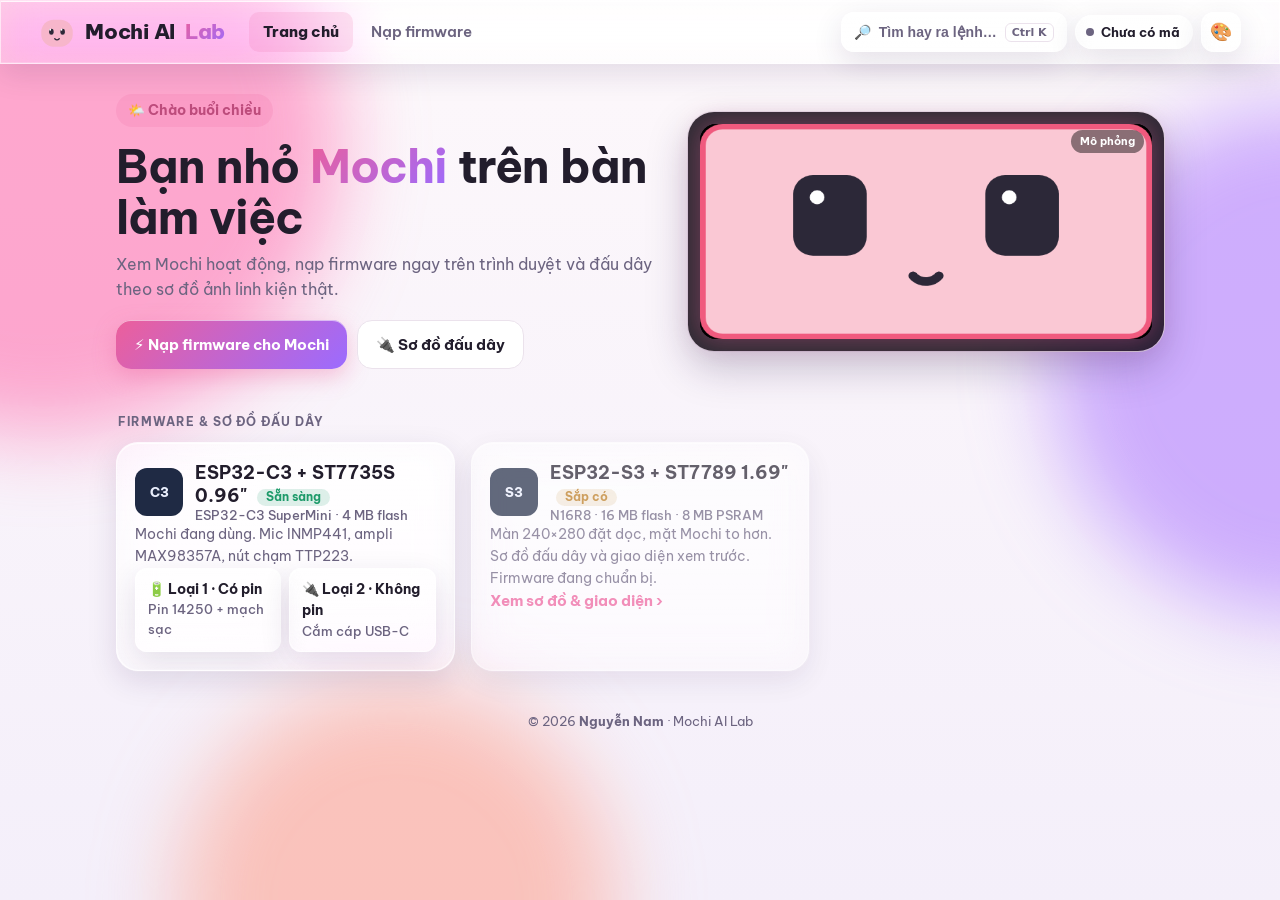
<file: giao-dien.html>
<!doctype html>
<html lang="vi" data-needkey>
<head>
<meta charset="utf-8">
<meta http-equiv="Content-Security-Policy" content="default-src 'self'; script-src 'self'; style-src 'self' 'unsafe-inline' https://fonts.googleapis.com; font-src https://fonts.gstatic.com; img-src 'self' data: https://mochiailab.goatcounter.com; connect-src 'self' wss://broker.emqx.io:8084 https://geocoding-api.open-meteo.com; base-uri 'none'; form-action 'none'; object-src 'none'">
<meta name="viewport" content="width=device-width, initial-scale=1">
<title>Giao diện Mochi · Mochi AI Lab</title>
<link rel="icon" type="image/png" sizes="192x192" href="icons/icon-192.png">
<link rel="apple-touch-icon" href="icons/icon-180.png">
<link rel="manifest" href="site.webmanifest">
<meta name="theme-color" content="#fbf6f8">
<meta name="theme-color" media="(prefers-color-scheme: dark)" content="#17132a">
<meta name="apple-mobile-web-app-title" content="Mochi AI Lab">
<link rel="preconnect" href="https://fonts.googleapis.com">
<link rel="preconnect" href="https://fonts.gstatic.com" crossorigin>
<link href="https://fonts.googleapis.com/css2?family=Be+Vietnam+Pro:wght@400;500;600;700;800&display=swap" rel="stylesheet">
<script src="theme.js?v=20261270"></script>
<link rel="stylesheet" href="site.css?v=20261280">
<link rel="stylesheet" href="glass.css?v=20261270">
<link rel="stylesheet" href="mochi-panel.css?v=20261260">
</head>
<body>
<header data-active="look"></header>

<main>
  <h1>Giao diện <b>Mochi</b></h1>
  <p class="lead">Màu và độ sáng, đồng hồ, thời tiết, giờ ngủ. Nuôi Mochi, nhắn chữ, lời nhắc nằm ở trang <a href="tinh-nang.html">Tính năng</a>. Mọi thay đổi được Mochi lưu lại.</p>

  <fieldset id="controls" disabled>
  <div class="card">
    <h2><span>🎨</span>Màu Mochi</h2>
    <div class="swatches" id="colors"></div>
    <div class="row" style="margin-top:14px"><span class="lbl grow">☀️ Độ sáng màn hình</span><span class="big" id="brightVal">–</span></div>
    <input type="range" id="bright" min="20" max="100" step="10" value="100" aria-label="Độ sáng màn hình">
  </div>

  <div class="card">
    <h2><span>⏰</span>Đồng hồ</h2>
    <div class="row">
      <span class="lbl grow">Chế độ đồng hồ<br><span class="muted" style="font-weight:400">Hiện giờ to mỗi khi Mochi rảnh</span></span>
      <label class="switch"><input type="checkbox" id="clock"><span></span></label>
    </div>
    <div class="row"><button class="grow" data-cmd="clock_show">Xem giờ nhanh (8 giây)</button></div>
    <p class="lbl" style="margin:14px 0 8px">Kiểu đồng hồ</p>
    <div class="faces" id="faces"></div>
    <p class="lbl" style="margin:14px 0 8px">Màu nền đồng hồ</p>
    <div class="bgs" id="clockBg"></div>
  </div>

  <div class="card">
    <h2><span>🌤</span>Thời tiết</h2>
    <div class="wxnow" id="wxNow"><span class="wxicon" id="wxIcon">…</span><div><b id="wxTemp">Đang chờ Mochi</b><small id="wxMore">Mochi lấy thời tiết 30 phút một lần khi rảnh</small></div></div>
    <div class="row">
      <span class="lbl grow">Vị trí<br><span class="muted" style="font-weight:400" id="wxWhere">–</span></span>
      <button id="wxAuto">📍 Tự động theo mạng</button>
    </div>
    <div class="row">
      <input id="wxCity" class="grow" placeholder="Tìm thành phố, ví dụ Đà Nẵng" autocomplete="off">
      <button id="wxFind">Tìm</button>
    </div>
    <div class="results" id="wxResults"></div>
    <div class="row"><button class="grow" data-cmd="weather_refresh">↻ Cập nhật thời tiết ngay</button></div>
    <p class="note" style="margin:10px 0 0">Dữ liệu từ Open-Meteo. "Tự động" đoán vị trí theo địa chỉ mạng (ip-api.com), thường đúng tới thành phố.</p>
  </div>

  <div class="card">
    <h2><span>🌙</span>Ngủ</h2>
    <div class="row">
      <span class="lbl grow">Ngủ đêm<br><span class="muted" style="font-weight:400">Ban đêm Mochi tự ngủ, màn tối</span></span>
      <label class="switch"><input type="checkbox" id="bedOn" aria-label="Ngủ đêm"><span></span></label>
    </div>
    <div class="row" id="bedHours">
      <span class="lbl">Giờ ngủ</span>
      <select id="bedS" aria-label="Giờ đi ngủ"></select> <span class="muted">đến</span> <select id="bedE" aria-label="Giờ dậy"></select>
      <button id="bedSave">Lưu</button>
    </div>
    <div class="row">
      <span class="lbl grow">Ngủ ngay<br><span class="muted" style="font-weight:400">Tắt để đánh thức Mochi</span></span>
      <label class="switch"><input type="checkbox" id="sleepNow" aria-label="Ngủ ngay"><span></span></label>
    </div>
  </div>
  </fieldset>

  <p class="note">🔒 Lệnh và trạng thái được <b>mã hoá đầu-cuối</b> bằng mã của Mochi trước khi đi qua máy chủ nhắn tin công cộng (broker.emqx.io): máy chủ và người lạ chỉ thấy dữ liệu đã khoá, không đọc hay giả được lệnh. Mã chỉ hiện trên màn Mochi và lưu trong trình duyệt này, không bao giờ được gửi lên mạng. Ai biết mã thì điều khiển được Mochi, nên đừng chia sẻ mã.</p>
</main>
<footer></footer>
<div class="toast" id="toast"></div>

<script src="site.js?v=20261280"></script>
<script src="stats.js?v=20261290"></script>
<script src="mochi-link.js?v=20261280"></script>
<script src="mochi-screen.js?v=20261260"></script>
<script src="mochi-panel.js?v=20261270"></script>
</body>
</html>
</file>
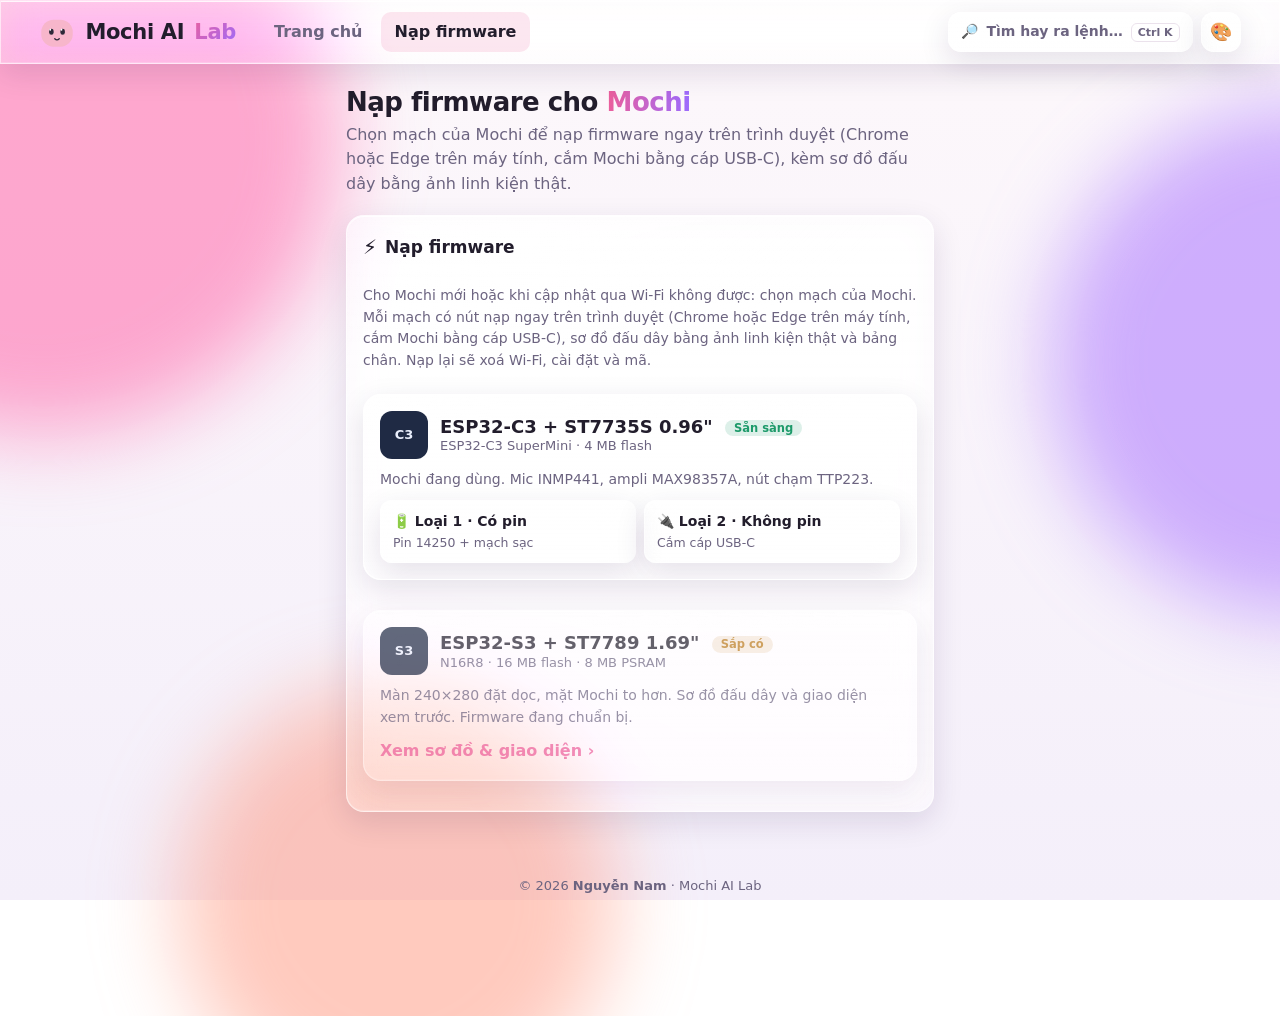
<file: nap-firmware.html>
<!doctype html>
<html lang="vi">
<head>
<meta charset="utf-8">
<meta name="viewport" content="width=device-width, initial-scale=1">
<title>Nạp firmware · Mochi AI Lab</title>
<link rel="icon" type="image/png" sizes="192x192" href="icons/icon-192.png">
<link rel="apple-touch-icon" href="icons/icon-180.png">
<link rel="manifest" href="site.webmanifest">
<meta name="theme-color" content="#fbf6f8">
<meta name="theme-color" media="(prefers-color-scheme: dark)" content="#17132a">
<meta name="apple-mobile-web-app-title" content="Mochi AI Lab">
<link rel="preconnect" href="https://fonts.googleapis.com">
<link rel="preconnect" href="https://fonts.gstatic.com" crossorigin>
<link href="https://fonts.googleapis.com/css2?family=Be+Vietnam+Pro:wght@400;500;600;700;800&display=swap" rel="stylesheet">
<script src="theme.js?v=20261270"></script>
<link rel="stylesheet" href="site.css?v=20261280">
<link rel="stylesheet" href="glass.css?v=20261270">
<style>
.steps { display: flex; gap: 8px; flex-wrap: wrap; }
.steps span { font-size: 13px; font-weight: 600; color: var(--muted); background: var(--surface); border: 1px solid var(--line); padding: 6px 12px; border-radius: 999px; }
.steps b { color: var(--accent); margin-right: 4px; }
</style>
</head>
<body>
<header data-active="firmware"></header>
<script>location.replace('cai-dat.html#nap');  /* Nạp firmware is now part of Cài đặt */</script>

<div class="wrap">
  <div class="hero">
    <div>
      <h1>Nạp <b>firmware</b></h1>
      <p>Chọn mạch của Mochi. Mỗi mạch có nút nạp ngay trên trình duyệt (Chrome hoặc Edge trên máy tính), sơ đồ đấu dây bằng ảnh linh kiện thật và bảng chân.</p>
    </div>
    <div class="steps"><span><b>1</b>Chọn mạch</span><span><b>2</b>Đấu dây</span><span><b>3</b>Nạp firmware</span><span><b>4</b>Kết nối Wi-Fi</span></div>
  </div>

  <!-- the cards come from cards.js (add boards there) -->
  <div class="cards" data-cards="boards"></div>
</div>
<footer></footer>
<script src="site.js?v=20261280"></script>
<script src="cards.js?v=20261260"></script>
</body>
</html>
</file>
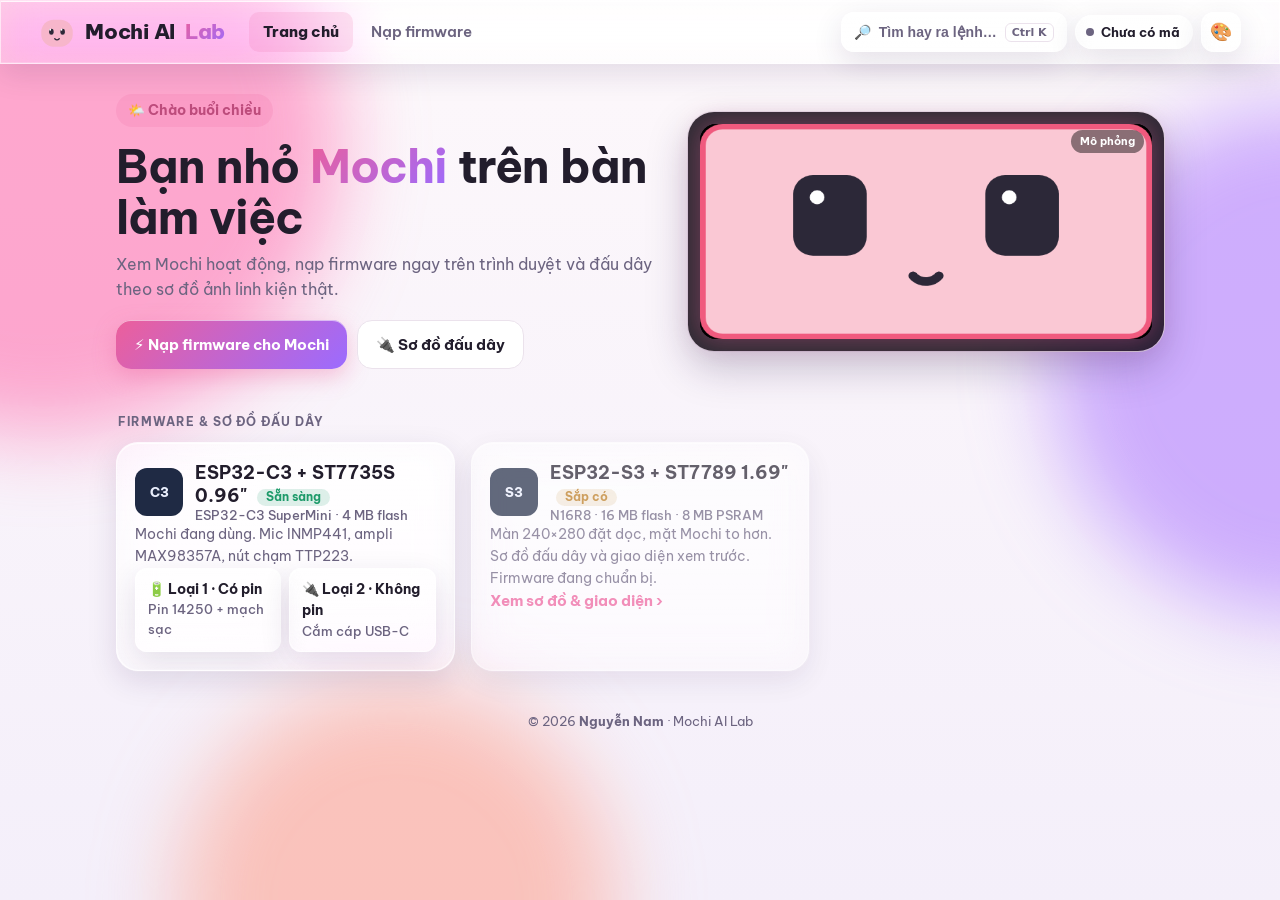
<file: nhan-chu.html>
<!doctype html>
<html lang="vi">
<head>
<meta charset="utf-8">
<meta name="viewport" content="width=device-width, initial-scale=1">
<title>Nhắn chữ · Mochi AI Lab</title>
<!-- Nhắn chữ is now the first card of the Tính năng page -->
<meta http-equiv="refresh" content="0; url=tinh-nang.html#chu">
<link rel="icon" type="image/png" sizes="192x192" href="icons/icon-192.png">
<script>location.replace('tinh-nang.html#chu');</script>
</head>
<body>
<p style="font-family:sans-serif;text-align:center;margin-top:40px">Nhắn chữ đã chuyển sang trang <a href="tinh-nang.html#chu">Tính năng</a>.</p>
</body>
</html>
</file>
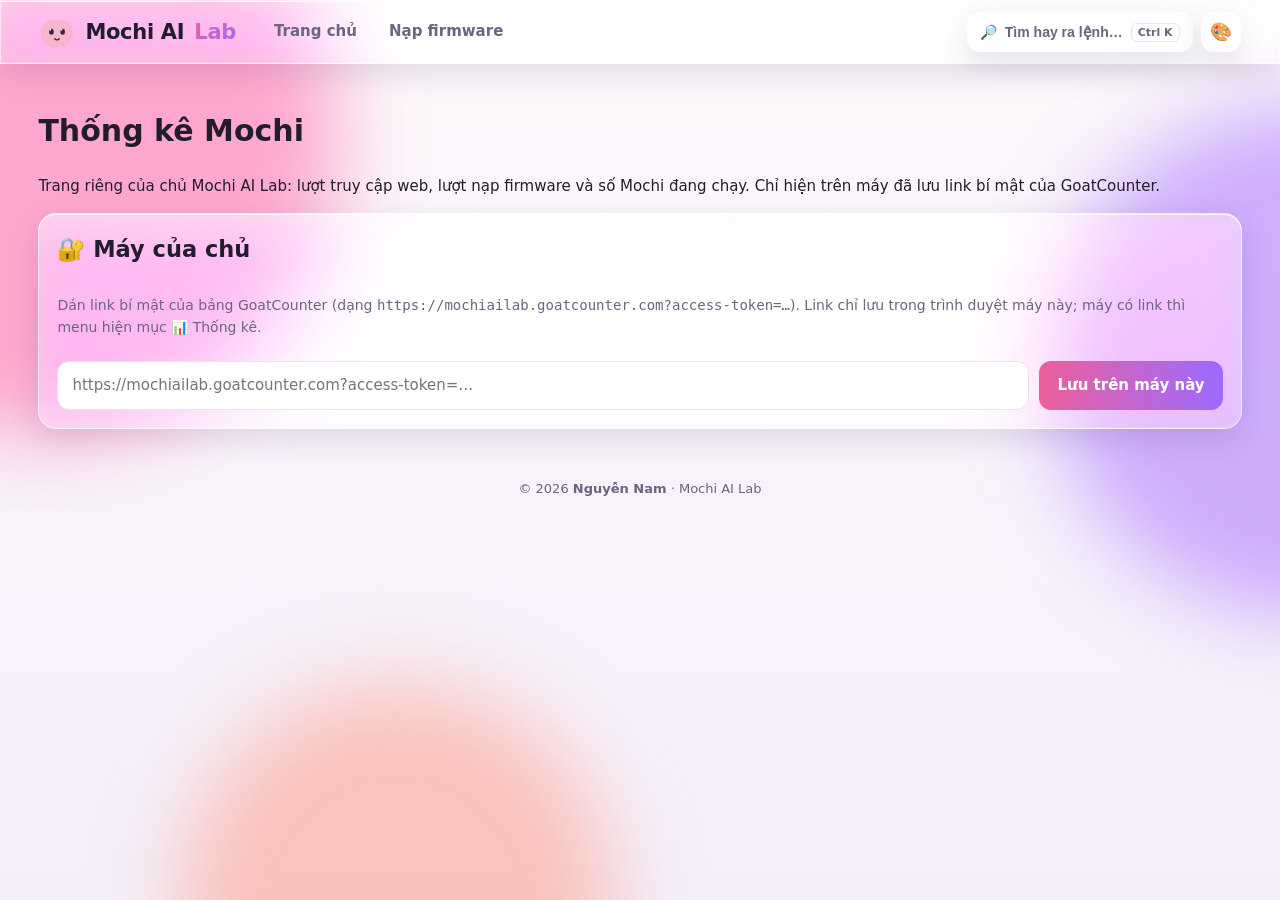
<file: thong-ke.html>
<!doctype html>
<html lang="vi">
<head>
<meta charset="utf-8">
<meta http-equiv="Content-Security-Policy" content="default-src 'self'; script-src 'self'; style-src 'self' 'unsafe-inline' https://fonts.googleapis.com; font-src https://fonts.gstatic.com; img-src 'self' data:; connect-src 'self' wss://broker.emqx.io:8084; frame-src https://mochiailab.goatcounter.com; base-uri 'none'; form-action 'none'; object-src 'none'">
<meta name="viewport" content="width=device-width, initial-scale=1">
<meta name="robots" content="noindex">
<title>Thống kê · Mochi AI Lab</title>
<link rel="icon" type="image/png" sizes="192x192" href="icons/icon-192.png">
<meta name="theme-color" content="#fbf6f8">
<meta name="theme-color" media="(prefers-color-scheme: dark)" content="#17132a">
<link rel="preconnect" href="https://fonts.googleapis.com">
<link rel="preconnect" href="https://fonts.gstatic.com" crossorigin>
<link href="https://fonts.googleapis.com/css2?family=Be+Vietnam+Pro:wght@400;500;600;700;800&display=swap" rel="stylesheet">
<script src="theme.js?v=20261270"></script>
<link rel="stylesheet" href="site.css?v=20261280">
<link rel="stylesheet" href="glass.css?v=20261270">
<style>
.tk { display: grid; grid-template-columns: repeat(auto-fit, minmax(200px, 1fr)); gap: 16px; margin: 18px 0; }
.tk .card { padding: 18px; }
.tk b { display: block; font-size: 40px; line-height: 1.1; }
.tk small { color: var(--muted); font-size: 13.5px; }
.tk .on b { color: #16a34a; }
.links { display: flex; gap: 10px; flex-wrap: wrap; }
.links a { font-weight: 700; }
#log { font-size: 13.5px; color: var(--muted); }
.gcframe { width: 100%; height: 75vh; min-height: 520px; border: 0; border-radius: 14px; background: #fff; display: block; margin-top: 12px; }
.ownerin { display: flex; gap: 10px; flex-wrap: wrap; margin-top: 12px; }
.ownerin input { flex: 1 1 280px; font: inherit; font-size: 15px; padding: 12px 14px; border-radius: 12px; border: 1px solid var(--line); background: var(--surface-solid); color: var(--text); }
.ownerin button, .forget2 { font: inherit; font-weight: 700; border-radius: 12px; padding: 12px 18px; cursor: pointer; }
.ownerin button { border: 0; color: #fff; background: linear-gradient(90deg, var(--accent), var(--accent2)); }
.forget2 { border: 1px solid var(--line); background: none; color: var(--muted); padding: 8px 14px; font-size: 13.5px; }
.err { color: #dc2626; font-size: 14px; margin: 8px 0 0; }
</style>
</head>
<body>
<header data-active="stats"></header>

<main class="wrap">
  <h1>Thống kê <b>Mochi</b></h1>
  <p class="lead">Trang riêng của chủ Mochi AI Lab: lượt truy cập web, lượt nạp firmware và số Mochi đang chạy. Chỉ hiện trên máy đã lưu link bí mật của GoatCounter.</p>

  <!-- not an owner's device: only the box to save the secret link -->
  <div class="card" id="ownerBox" hidden style="padding:18px">
    <h2 style="margin-top:0">🔐 Máy của chủ</h2>
    <p class="note">Dán link bí mật của bảng GoatCounter (dạng <code>https://mochiailab.goatcounter.com?access-token=…</code>). Link chỉ lưu trong trình duyệt máy này; máy có link thì menu hiện mục 📊 Thống kê.</p>
    <div class="ownerin"><input id="ownerLink" type="password" autocomplete="off" spellcheck="false" placeholder="https://mochiailab.goatcounter.com?access-token=…" aria-label="Link bí mật GoatCounter"><button id="ownerSave" type="button">Lưu trên máy này</button></div>
    <p class="err" id="ownerErr" hidden></p>
  </div>

  <div id="ownerArea" hidden>
    <div class="tk">
      <div class="card on"><b id="nOn">–</b><small>Mochi đang bật</small></div>
      <div class="card"><b id="nOff">–</b><small>Mochi đã tắt (máy chủ còn nhớ)</small></div>
      <div class="card"><b id="nOld">–</b><small>Mochi chạy firmware cũ (mã 6 ký tự)</small></div>
      <div class="card"><b id="nSeen">–</b><small>Mochi từng thấy trên máy này <span id="since"></span></small></div>
    </div>
    <p id="log">Đang kết nối máy chủ…</p>

    <div class="card" style="padding:18px">
      <h2 style="margin-top:0">Lượt truy cập và lượt nạp firmware</h2>
      <p class="note">Bảng GoatCounter: lượt xem từng trang, nguồn truy cập, và sự kiện <code>nap-c3-bat-dau</code> / <code>nap-c3-xong</code> / <code>nap-c3-loi</code>.</p>
      <a class="forget2" id="gcOpen" target="_blank" rel="noopener noreferrer" style="display:inline-block;text-decoration:none">↗ Mở bảng GoatCounter trong tab mới</a>
      <iframe class="gcframe" id="gcFrame" title="Thống kê GoatCounter" referrerpolicy="no-referrer"></iframe>
    </div>
    <p class="note">Mochi bật gửi "online" 2 phút một lần, nên số "đang bật" đủ sau khoảng 2–3 phút mở trang. Máy chủ công cộng tự xoá trạng thái cũ sau một thời gian, nên số "đã tắt" chỉ là ước lượng. "Từng thấy" được nhớ trong trình duyệt này.</p>
    <button class="forget2" id="ownerForget" type="button">Quên link chủ trên máy này</button>
  </div>
</main>
<footer></footer>
<script src="site.js?v=20261280"></script>
<script src="mochi-link.js?v=20261280"></script>
<script src="stats.js?v=20261290"></script>
<script src="thong-ke.js?v=20261301"></script>
</body>
</html>
</file>
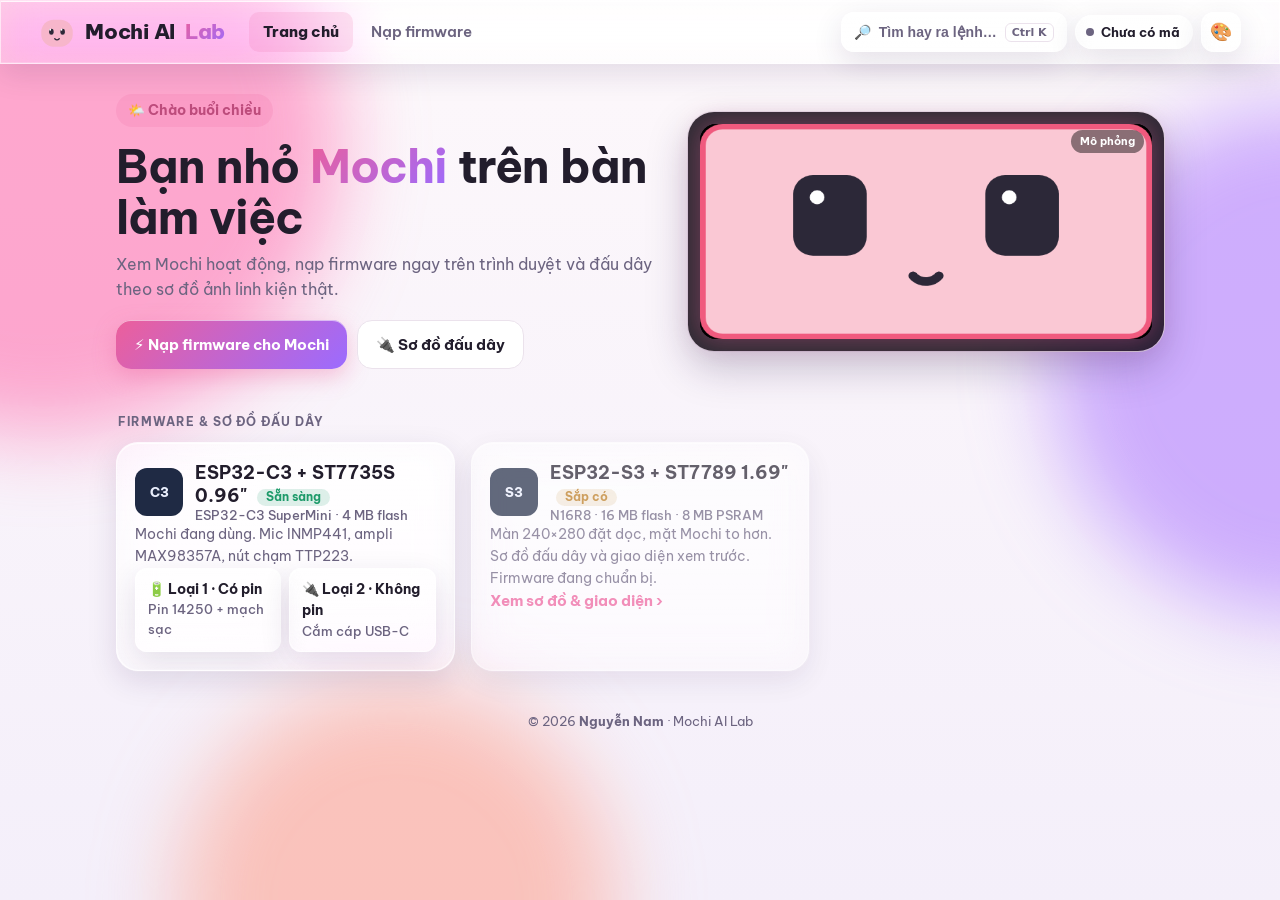
<file: tinh-nang.html>
<!doctype html>
<html lang="vi" data-needkey>
<head>
<meta charset="utf-8">
<meta http-equiv="Content-Security-Policy" content="default-src 'self'; script-src 'self'; style-src 'self' 'unsafe-inline' https://fonts.googleapis.com; font-src https://fonts.gstatic.com; img-src 'self' data: https://mochiailab.goatcounter.com; connect-src 'self' wss://broker.emqx.io:8084 https://geocoding-api.open-meteo.com; base-uri 'none'; form-action 'none'; object-src 'none'">
<meta name="viewport" content="width=device-width, initial-scale=1">
<title>Tính năng Mochi · Mochi AI Lab</title>
<link rel="icon" type="image/png" sizes="192x192" href="icons/icon-192.png">
<link rel="apple-touch-icon" href="icons/icon-180.png">
<link rel="manifest" href="site.webmanifest">
<meta name="theme-color" content="#fbf6f8">
<meta name="theme-color" media="(prefers-color-scheme: dark)" content="#17132a">
<meta name="apple-mobile-web-app-title" content="Mochi AI Lab">
<link rel="preconnect" href="https://fonts.googleapis.com">
<link rel="preconnect" href="https://fonts.gstatic.com" crossorigin>
<link href="https://fonts.googleapis.com/css2?family=Be+Vietnam+Pro:wght@400;500;600;700;800&display=swap" rel="stylesheet">
<script src="theme.js?v=20261270"></script>
<link rel="stylesheet" href="site.css?v=20261280">
<link rel="stylesheet" href="glass.css?v=20261270">
<link rel="stylesheet" href="mochi-panel.css?v=20261260">
<link rel="stylesheet" href="nhan-chu.css?v=20261153">
</head>
<body>
<header data-active="features"></header>

<main>
  <h1>Tính năng <b>Mochi</b></h1>
  <p class="lead">Nhắn chữ, nuôi Mochi, lời nhắc và báo thức, Pomodoro, hẹn giờ, gọi để trò chuyện. Mọi thay đổi được Mochi lưu lại.</p>

  <nav class="jump" aria-label="Các tính năng">
    <a href="#chu">✉️ Nhắn chữ</a><a href="#petCard">🐣 Nuôi Mochi</a><a href="#alarmCard">⏰ Lời nhắc</a><a href="#pomoCard">🍅 Pomodoro</a><a href="#hen-gio">⏳ Hẹn giờ</a><a href="#noi">🗣 Trò chuyện</a>
  </nav>

  <fieldset id="controls" disabled>
  <div class="card" id="chu">
    <h2><span>✉️</span>Nhắn chữ</h2>
    <p class="note sub">Gõ một câu, chữ chạy trên màn Mochi: dưới mặt Mochi, hoặc chữ to trên nền màu bạn chọn.</p>
    <div class="tabs" role="tablist" aria-label="Giao diện">
      <button class="on" data-mode="mochi" role="tab">Mochi + chữ</button>
      <button data-mode="color" role="tab">Màu nền + chữ to</button>
    </div>
    <div class="screen" id="screen" aria-hidden="true">
      <div class="blob"></div><div class="eye l"></div><div class="eye r"></div>
      <div class="bar"><span id="preview" class="short">xin chào!</span></div>
      <div class="poster" id="poster"><span id="posterText">xin chào!</span></div>
    </div>
    <div class="opts hidden" id="colorOpts">
    <div class="opt">
      <label class="lbl">Màu nền</label>
      <div class="colors">
        <input type="color" id="bg" value="#f7b6cb" aria-label="Màu nền">
        <label class="check"><input type="checkbox" id="grad"> Chuyển màu</label>
        <input type="color" id="bg2" value="#8a5cf0" aria-label="Màu thứ hai" class="hidden">
        <span class="seg hidden" id="dirSeg"><button data-dir="h" class="on">Ngang</button><button data-dir="v">Dọc</button></span>
      </div>
      <div class="colors" style="margin-top:10px" id="presets" aria-label="Mẫu màu">
        <button class="sw" title="Hồng" data-p="#f7b6cb,,#ffffff" style="background:#f7b6cb"></button>
        <button class="sw" title="Hoàng hôn" data-p="#ff7a59,#c53cbe,#ffffff" style="background:linear-gradient(90deg,#ff7a59,#c53cbe)"></button>
        <button class="sw" title="Biển" data-p="#00b4d8,#3a0ca3,#ffffff" style="background:linear-gradient(90deg,#00b4d8,#3a0ca3)"></button>
        <button class="sw" title="Bạc hà" data-p="#b9f3d8,#5ec6a0,#173b2f" style="background:linear-gradient(90deg,#b9f3d8,#5ec6a0)"></button>
        <button class="sw" title="Vàng" data-p="#ffd84d,,#3a2a00" style="background:#ffd84d"></button>
        <button class="sw" title="Đêm" data-p="#0b1026,#2b2d6e,#ffe27a" style="background:linear-gradient(90deg,#0b1026,#2b2d6e)"></button>
        <button class="sw" title="Đỏ" data-p="#d7263d,,#ffffff" style="background:#d7263d"></button>
        <button class="sw" title="Đen" data-p="#000000,,#ffffff" style="background:#000"></button>
      </div>
    </div>
    <div class="opt">
      <label class="lbl">Màu chữ</label>
      <div class="colors"><input type="color" id="fg" value="#ffffff" aria-label="Màu chữ"></div>
    </div>
    <div class="opt">
      <label class="lbl">Cỡ chữ</label>
      <span class="seg" id="sizeSeg"><button data-sz="20">Nhỏ</button><button data-sz="32">Vừa</button><button data-sz="48" class="on">To</button></span>
    </div>
    <div class="opt">
      <label class="lbl" for="speed">Tốc độ chạy: <span id="speedVal">40</span></label>
      <input type="range" id="speed" min="10" max="150" step="5" value="40">
    </div>
    </div>
    <label class="lbl msgLbl" for="msg">Nội dung</label>
    <textarea id="msg" placeholder="Ví dụ: Chúc cả nhà buổi tối vui vẻ!" maxlength="300"></textarea>
    <div class="meta"><span>Tối đa khoảng 100 chữ có dấu</span><span id="count">0 / 300</span></div>
    <div class="row">
      <select id="secs" aria-label="Thời gian hiện">
        <option value="15">Hiện 15 giây</option>
        <option value="30" selected>Hiện 30 giây</option>
        <option value="60">Hiện 1 phút</option>
        <option value="180">Hiện 3 phút</option>
        <option value="600">Hiện 10 phút</option>
        <option value="3600">Hiện 1 giờ</option>
        <option value="-1">Giữ đến khi xoá</option>
      </select>
      <button class="primary grow" id="btnSend" disabled>Gửi lên Mochi</button>
    </div>
    <button class="danger stop" id="btnClear" disabled>⏹ Tắt chạy chữ</button>
    <p class="chiplabel">Ký hiệu Mochi hiện được (bấm để chèn)</p>
    <!-- exactly the symbols in the mochi_vi fonts (tools/fontgen/render.html) -->
    <div class="chips syms" id="syms">
      <button>♥</button><button>★</button><button>☆</button><button>☀</button><button>☁</button><button>☂</button>
      <button>♪</button><button>♫</button><button>☺</button><button>✓</button><button>→</button><button>←</button>
      <button>•</button><button>…</button><button>°</button>
    </div>
    <p class="note symnote" id="symNote">Ký hiệu chỉ hiện ở giao diện <b>Màu nền + chữ to</b>. Ở giao diện Mochi + chữ, Mochi bỏ trống ký hiệu.</p>
    <p class="chiplabel">Câu mẫu</p>
    <div class="chips" id="quick">
      <button>Chúc ngủ ngon ★</button>
      <button>Chào buổi sáng ☀</button>
      <button>Đi ăn cơm thôi ♪</button>
      <button>Nhớ uống nước nha ☺</button>
      <button>Yêu cả nhà ♥</button>
      <button>Trời mưa nhớ mang ô ☂</button>
      <button>Xong việc rồi ✓</button>
      <button>Hôm nay 30°</button>
    </div>
  </div>

  <div class="card" id="petCard">
    <h2><span>🐣</span>Nuôi Mochi</h2>
    <div class="pet-mood"><span id="petFace">🙂</span><div><b id="petMood">–</b><small id="petAte"></small></div></div>
    <div class="pet-stat"><span>🍙 No bụng</span><div class="pet-bar"><i id="petF" style="background:#ff9a5a"></i></div><span id="petFv">–</span></div>
    <div class="pet-stat"><span>💗 Vui vẻ</span><div class="pet-bar"><i id="petJ" style="background:#ff7fb0"></i></div><span id="petJv">–</span></div>
    <div class="pet-stat"><span>💬 Tâm sự</span><div class="pet-bar"><i id="petT" style="background:#7fb8ff"></i></div><span id="petTv">–</span></div>
    <div class="pet-stat"><span>😴 Năng lượng</span><div class="pet-bar"><i id="petE" style="background:#5ed3b4"></i></div><span id="petEv">–</span></div>
    <div class="row" id="foods"><button class="grow" data-food="0">🍡 Bánh mochi</button><button class="grow" data-food="1">🍓 Trái cây</button><button class="grow" data-food="2">🥛 Sữa</button></div>
    <div class="row"><button class="grow" data-cmd="pet">💗 Thả tim cho Mochi</button></div>
    <p class="note" style="margin:8px 0 0">Mochi đói sau khoảng 6 tiếng. Vuốt ve làm Mochi vui, trò chuyện để Mochi đỡ cô đơn, ngủ để lấy lại sức. Khi Mochi cần tâm sự, chạm 2 lần là Mochi mở lời.</p>
    <div class="row" style="margin-top:14px"><span class="lbl grow">Nuôi Mochi<br><span class="muted" style="font-weight:400">Đói, vui, buồn, cần tâm sự, mệt</span></span><label class="switch"><input type="checkbox" id="petOn" aria-label="Nuôi Mochi"><span></span></label></div>
    <div class="row"><span class="lbl grow">Kêu khi đói / buồn<br><span class="muted" style="font-weight:400">Tối đa 2 lần mỗi giờ, không kêu ban đêm</span></span><label class="switch"><input type="checkbox" id="petSnd" aria-label="Kêu khi đói hoặc buồn"><span></span></label></div>
  </div>

  <div class="card" id="alarmCard">
    <h2><span>⏰</span>Lời nhắc & báo thức</h2>
    <div id="alarmList" class="alarm-list"><p class="muted" style="margin:0">Chưa có lời nhắc nào.</p></div>
    <div class="alarm-form">
      <div class="seg alarm-kind" id="aKind"><button data-k="1" class="on">Hằng ngày</button><button data-k="0">Một lần</button><button data-k="2">Lặp lại</button><button data-k="3">Báo thức</button></div>
      <div class="row" id="aTimeRow"><span class="lbl">Lúc</span><input type="time" id="aTime" value="07:00" aria-label="Giờ"></div>
      <div class="row" id="aEveryRow" hidden><span class="lbl">Mỗi</span><select id="aEvery" aria-label="Lặp lại mỗi"><option value="30">30 phút</option><option value="60">1 tiếng</option><option value="120" selected>2 tiếng</option><option value="180">3 tiếng</option></select><span class="muted">từ 7:00 đến 22:00</span></div>
      <div class="row" id="aDaysRow"><span class="lbl">Ngày</span><span class="days" id="aDays"><button data-b="2" class="on">T2</button><button data-b="4" class="on">T3</button><button data-b="8" class="on">T4</button><button data-b="16" class="on">T5</button><button data-b="32" class="on">T6</button><button data-b="64" class="on">T7</button><button data-b="1" class="on">CN</button></span></div>
      <div class="row"><input id="aText" class="grow" maxlength="40" placeholder="Nhắc gì? Ví dụ: Uống nước 💧" autocomplete="off"></div>
      <div class="row"><button class="primary grow" id="aAdd">＋ Thêm lời nhắc</button></div>
      <p class="note" style="margin:6px 0 0">Tới giờ Mochi hiện chữ to trên nền màu và kêu, chạm vào Mochi để tắt. Báo thức đánh thức Mochi, chào buổi sáng kèm nhiệt độ và nhắc mang ô khi trời mưa. Nói với Mochi cũng được: "nhắc mình 10 phút nữa uống thuốc", "đặt báo thức 6 giờ 30". Tối đa 8 lời nhắc.</p>
    </div>
  </div>

  <div class="card" id="pomoCard">
    <h2><span>🍅</span>Pomodoro</h2>
    <div class="row"><span class="grow" id="pomoInfo">25 phút tập trung, 5 phút nghỉ; sau 4 lần nghỉ dài 15 phút. Viền trên màn Mochi chạy theo thời gian.</span></div>
    <div class="row"><button class="primary grow" id="pomoStart">🍅 Bắt đầu</button><button class="grow" id="pomoStop">⏹ Dừng</button></div>
  </div>

  <div class="card" id="hen-gio">
    <h2><span>⏳</span>Hẹn giờ</h2>
    <div class="row">
      <span class="lbl">Đang hẹn</span>
      <span class="muted grow" id="timerLeft">Không có hẹn giờ</span>
    </div>
    <div class="row" id="timerQuick">
      <button data-min="1">1 phút</button><button data-min="5">5 phút</button><button data-min="10">10 phút</button><button data-min="25">25 phút</button>
    </div>
    <div class="row">
      <input type="number" id="timerMin" min="1" max="600" value="15" aria-label="Số phút"> <span class="muted">phút</span>
      <button class="primary" id="timerSet">Đặt</button>
      <button class="danger" id="timerCancel">Huỷ hẹn giờ</button>
    </div>
  </div>

  <div class="card" id="noi">
    <h2><span>🗣</span>Trò chuyện & âm thanh</h2>
    <div class="row"><span class="lbl grow">Gọi để trò chuyện<br><span class="muted" style="font-weight:400">Gọi to "Mochi ơi!" là Mochi nghe luôn, không cần "Hi ESP"</span></span><label class="switch"><input type="checkbox" id="callOn" aria-label="Gọi để trò chuyện"><span></span></label></div>
    <div class="row" id="callLevelRow"><span class="lbl grow">Độ nhạy khi gọi</span><span class="seg" id="callLevel"><button data-v="3000">Ít</button><button data-v="1500">Vừa</button><button data-v="800">Nhạy</button></span></div>
    <p class="note" id="callNote" style="margin:0 0 6px">Mochi nghe một tiếng gọi dài khoảng nửa giây đến một giây rưỡi. Vỗ tay, tiếng sập cửa quá ngắn, tivi hay nhạc kêu liên tục thì Mochi bỏ qua. Nếu Mochi hay tự nghe nhầm, chọn "Ít"; gọi mãi không nghe, chọn "Nhạy".</p>
    <div class="row"><span class="lbl grow">Tiếng khi chạm<br><span class="muted" style="font-weight:400">"pi-pu-pi" và "kyu-kyu-kyu"</span></span><label class="switch"><input type="checkbox" id="tsnd" aria-label="Tiếng khi chạm"><span></span></label></div>
    <div class="row"><span class="lbl grow">🎵 Nghe nhạc<br><span class="muted" style="font-weight:400">Nói "Mochi ơi, mở bài Hà Nội mùa thu". Cần máy chủ nhạc chạy trong mạng nhà (mochi_music). Chạm vào Mochi để tắt nhạc.</span></span></div>
  </div>

  </fieldset>

  <p class="note">🔒 Lệnh và trạng thái được <b>mã hoá đầu-cuối</b> bằng mã của Mochi trước khi đi qua máy chủ nhắn tin công cộng (broker.emqx.io): máy chủ và người lạ chỉ thấy dữ liệu đã khoá, không đọc hay giả được lệnh. Mã chỉ hiện trên màn Mochi và lưu trong trình duyệt này, không bao giờ được gửi lên mạng. Ai biết mã thì điều khiển được Mochi, nên đừng chia sẻ mã.</p>
</main>
<footer></footer>
<div class="toast" id="toast"></div>

<script src="site.js?v=20261280"></script>
<script src="stats.js?v=20261290"></script>
<script src="mochi-link.js?v=20261280"></script>
<script src="mochi-panel.js?v=20261270"></script>
<script src="nhan-chu.js?v=20261153"></script>
</body>
</html>
</file>
<file: site.css>
/* Mochi AI Lab: styles shared by every page (tokens, top bar, menu, layout, footer).
   Page-specific styles stay inline in each page. */
:root {
  --bg: #fbf6f8; --bg2: #f3ecf7; --surface: rgba(255,255,255,.82); --surface-solid: #ffffff;
  --text: #241f2e; --muted: #6d6579; --line: #ebe2ec; --shadow: 0 10px 30px rgba(80, 40, 90, .08);
  --accent: #d24b84; --accent2: #8a5cf0; --accent-text: #ffffff; --code: #f3edf2;
  --ok: #1d9a6a; --warn: #b9781a; --bad: #c2384f;
  --w-clk: #e07b00; --w-ws: #d23f8a; --w-data: #2f6fd6; --w-disp: #7a4fd0; --w-touch: #1d9a6a;
  --p33: #d63a3a; --p5: #9b1c1c; --gnd: #5b5b5b;
  --board: #1f2a44; --board-text: #e9eefc; --module: #fbf7fb; --module-stroke: #d9cfe0;
  --glow1: color-mix(in srgb, #8a5cf0 14%, transparent); --glow2: color-mix(in srgb, #d24b84 14%, transparent); --glow3: transparent;
}
@media (prefers-color-scheme: dark) {
  :root:not([data-theme="light"]) {
    --bg: #17132a; --bg2: #0d0b17; --surface: rgba(36,30,56,.72); --surface-solid: #241e38;
    --text: #f4f0fb; --muted: #b3abc8; --line: rgba(255,255,255,.09); --shadow: 0 14px 40px rgba(0,0,0,.45);
    --accent: #ff8fbd; --accent2: #b49cff; --accent-text: #1a0f1f; --code: #2c2542;
    --module: #2a2342; --module-stroke: #4a4066; --board: #2f2a55; --board-text: #ece8ff; --gnd: #b9b4c4; --p5: #ff8a8a;
    --glow1: rgba(180,156,255,.20); --glow2: rgba(255,143,189,.13); --glow3: rgba(94,200,255,.07);
  }
}
:root[data-theme="dark"] {
  --bg: #17132a; --bg2: #0d0b17; --surface: rgba(36,30,56,.72); --surface-solid: #241e38;
  --text: #f4f0fb; --muted: #b3abc8; --line: rgba(255,255,255,.09); --shadow: 0 14px 40px rgba(0,0,0,.45);
  --accent: #ff8fbd; --accent2: #b49cff; --accent-text: #1a0f1f; --code: #2c2542;
  --module: #2a2342; --module-stroke: #4a4066; --board: #2f2a55; --board-text: #ece8ff; --gnd: #b9b4c4; --p5: #ff8a8a;
  --glow1: rgba(180,156,255,.20); --glow2: rgba(255,143,189,.13); --glow3: rgba(94,200,255,.07);
}
* { box-sizing: border-box; }
body {
  margin: 0; min-height: 100vh; color: var(--text);
  font: 15px/1.55 "Be Vietnam Pro", "Segoe UI", system-ui, sans-serif;
  background:
    radial-gradient(1200px 600px at 85% -10%, var(--glow1), transparent 60%),
    radial-gradient(900px 500px at -10% 110%, var(--glow2), transparent 60%),
    radial-gradient(700px 500px at 50% 45%, var(--glow3), transparent 70%),
    linear-gradient(180deg, var(--bg), var(--bg2));
  background-attachment: fixed;
}

/* ---------- top bar + menu (same on every page) ---------- */
header {
  position: sticky; top: 0; z-index: 10; min-height: 64px;
  display: flex; align-items: center; gap: 24px; padding: 0 clamp(16px, 3vw, 40px);
  padding-top: env(safe-area-inset-top);
  background: var(--surface); backdrop-filter: blur(12px); border-bottom: 1px solid var(--line);
}
.brand { display: flex; align-items: center; gap: 10px; font-weight: 800; font-size: 21px; letter-spacing: -.3px; text-decoration: none; color: var(--text); flex: none; }
.brand svg { width: 36px; height: 36px; }
.brand span { color: var(--accent); }
.menu { display: flex; gap: 4px; }
.menu a { color: var(--muted); text-decoration: none; font-weight: 600; padding: 8px 14px; border-radius: 10px; white-space: nowrap; }
.menu a:hover { color: var(--text); background: color-mix(in srgb, var(--accent) 10%, transparent); }
.menu a.active { color: var(--accent); font-weight: 800; background: color-mix(in srgb, var(--accent) 14%, transparent);
  box-shadow: inset 0 -2px 0 var(--accent); }
.chip { margin-left: auto; display: inline-flex; align-items: center; gap: 8px; font-size: 13px; font-weight: 600;
  padding: 6px 12px; border-radius: 999px; background: var(--surface-solid); border: 1px solid var(--line); }
.chip i { width: 9px; height: 9px; border-radius: 50%; background: var(--ok); display: inline-block; }
.chip.bad i { background: var(--warn); }

/* phones / narrow windows: the menu becomes a scrolling row under the logo */
@media (max-width: 860px) {
  header { flex-wrap: wrap; gap: 6px 12px; padding-top: max(10px, env(safe-area-inset-top)); padding-bottom: 6px; }
  .menu { order: 3; width: 100%; overflow-x: auto; scrollbar-width: none; margin: 0 -6px; }
  .menu::-webkit-scrollbar { display: none; }
  .menu a { padding: 6px 12px; font-size: 14px; }
}
@media (max-width: 520px) {
  .brand { font-size: 19px; }
  .chip { font-size: 12px; padding: 5px 10px; }
  .chip .long { display: none; }
}

/* ---------- layout ---------- */
.wrap { max-width: 1680px; margin: 0 auto; padding: 24px clamp(16px, 3vw, 40px) 40px; }
.hero { display: flex; align-items: end; justify-content: space-between; gap: 20px; margin-bottom: 20px; flex-wrap: wrap; }
.hero h1 { margin: 0; font-size: clamp(26px, 2.4vw, 36px); letter-spacing: -.6px; line-height: 1.2; }
.hero h1 b { background: linear-gradient(90deg, var(--accent), var(--accent2)); -webkit-background-clip: text; background-clip: text; color: transparent; }
.hero p { margin: 6px 0 0; color: var(--muted); }
.panel { background: var(--surface); border: 1px solid var(--line); border-radius: 18px; box-shadow: var(--shadow); padding: 20px 22px; }
.tag { display: inline-block; font-size: 11.5px; font-weight: 700; border-radius: 999px; padding: 1px 9px; margin-left: 6px; vertical-align: 1px; }
.tag.ok { background: color-mix(in srgb, var(--ok) 15%, transparent); color: var(--ok); }
.tag.warn { background: color-mix(in srgb, var(--warn) 16%, transparent); color: var(--warn); }
.hidden { display: none !important; }
/* without a Mochi key the site is a showcase (theme.js sets html[data-key]) */
[data-key="0"] .needkey, [data-key="1"] .intro { display: none !important; }
/* the key box and everything about remote control only in developer mode (7 taps on the footer) */
[data-dev="0"] .devonly, [data-dev="1"] .publiconly { display: none !important; }
/* ---------- cards (home page, nap-firmware.html; filled by cards.js) ---------- */
section { margin-top: 30px; scroll-margin-top: 120px; }
section > h2 { margin: 0 0 4px; font-size: 22px; letter-spacing: -.3px; }
section > p { margin: 0 0 14px; color: var(--muted); }
.cards { display: grid; grid-template-columns: repeat(auto-fill, minmax(300px, 1fr)); gap: 16px; }
.card { position: relative; display: flex; flex-direction: column; gap: 10px; padding: 20px; border-radius: 18px;
  background: var(--surface); border: 1px solid var(--line); box-shadow: var(--shadow); color: var(--text); text-decoration: none;
  transition: transform .15s, border-color .15s; }
a.card:hover, .card.link:hover { transform: translateY(-2px); border-color: color-mix(in srgb, var(--accent) 45%, var(--line)); }
.card .top { display: flex; align-items: center; gap: 12px; }
.icon { width: 48px; height: 48px; border-radius: 12px; display: grid; place-items: center; flex: none;
  background: var(--board); color: var(--board-text); font-weight: 800; font-size: 13px; }
.icon.feature { background: linear-gradient(135deg, var(--accent), var(--accent2)); color: #fff; font-size: 22px; }
.card h3 { margin: 0; font-size: 18px; line-height: 1.3; }
.card h3 small { display: block; font-size: 13px; font-weight: 500; color: var(--muted); }
.card p { margin: 0; color: var(--muted); font-size: 14px; }
.card .go { margin-top: auto; font-weight: 700; color: var(--accent); }
.card.soon { opacity: .7; }
.card .cover { position: absolute; inset: 0; border-radius: inherit; }  /* whole card clickable */
.variants { display: flex; gap: 8px; flex-wrap: wrap; margin-top: auto; position: relative; z-index: 1; }
.variants a { flex: 1; min-width: 130px; text-decoration: none; color: var(--text); font-weight: 700; font-size: 14px;
  padding: 10px 12px; border-radius: 12px; background: var(--surface-solid); border: 1px solid var(--line); }
.variants a small { display: block; font-weight: 500; color: var(--muted); font-size: 12.5px; }
.variants a:hover { border-color: var(--accent); }

footer { text-align: center; color: var(--muted); font-size: 13px; padding: 10px 16px 24px; }
footer a { color: inherit; }

/* "Ghi nhớ mã" checkbox under the key box (Nhắn chữ, Giao diện, Cài đặt) */
.remember { display: flex; gap: 8px; align-items: baseline; flex-wrap: wrap; margin: 10px 2px 0; font-size: 14px; color: var(--text); cursor: pointer; }
.remember input { accent-color: var(--accent); }
.remember small { color: var(--muted); }
.forget { margin: 10px 2px 0; font: inherit; font-size: 13px; font-weight: 600; color: var(--muted); background: none; border: 0;
  padding: 0; text-decoration: underline; cursor: pointer; }

[hidden] { display: none !important; }
</file>
<file: glass.css>
/* Mochi AI Lab: the Liquid Glass look, on top of site.css (tokens) on every page.
   theme.js sets data-theme (light / dark), data-glass (on / off) and --accent / --accent2. */
:root {
  --bg: #fdf8fb; --bg2: #f4effa; --text: #221d2c; --muted: #6c6480;
  --a-soft: color-mix(in srgb, var(--accent) 15%, transparent);
  --a-ink: color-mix(in srgb, var(--accent) 80%, #000);
  --grad: linear-gradient(135deg, var(--accent), var(--accent2));
  --accent-text: #fff;
}
:root[data-theme="dark"] {
  --bg: #120f1f; --bg2: #08070f; --text: #f5f1ff; --muted: #aea6c6; --surface-solid: #201b32;
  --a-ink: color-mix(in srgb, var(--accent) 65%, #fff); --accent-text: #fff;
}
body { background: linear-gradient(180deg, var(--bg), var(--bg2)) fixed; padding-bottom: 96px; overflow-x: clip; }
a { color: var(--a-ink); }

/* colourful, slowly drifting blobs behind everything, so the glass has something to bend */
.blobs { position: fixed; inset: -10%; z-index: -1; pointer-events: none; filter: blur(42px) saturate(1.2); }
.blobs i { position: absolute; border-radius: 50%; opacity: .5; animation: blobDrift 24s ease-in-out infinite alternate; }
.blobs i:nth-child(1) { width: 46vmax; height: 46vmax; left: -8%; top: -6%; background: var(--accent); }
.blobs i:nth-child(2) { width: 40vmax; height: 40vmax; right: -10%; top: 18%; background: var(--accent2); animation-duration: 30s; }
.blobs i:nth-child(3) { width: 34vmax; height: 34vmax; left: 20%; bottom: -12%; background: color-mix(in srgb, var(--accent) 50%, #ffd36e); animation-duration: 34s; }
:root[data-theme="dark"] .blobs i { opacity: .34; }
@keyframes blobDrift { to { transform: translate(6vmax, 4vmax) scale(1.12); } }

/* ---------- the glass material ---------- */
:root[data-glass="on"] :is(header, .card, .panel, .update, .dock, .theme-pop, .cmd, .gpill, .gbtn, .variants a, .bgs button, .chips button) {
  --g-fill: color-mix(in srgb, #fff 18%, transparent);
  --g-rim: color-mix(in srgb, #fff 60%, transparent);
  background: linear-gradient(180deg, color-mix(in srgb, #fff 24%, transparent), color-mix(in srgb, #fff 6%, transparent)), var(--g-fill);
  -webkit-backdrop-filter: blur(18px) saturate(1.9) brightness(1.05);
  backdrop-filter: blur(18px) saturate(1.9) brightness(1.05);
  border: 1px solid var(--g-rim);
  box-shadow: inset 0 1px 0 color-mix(in srgb, #fff 85%, transparent), inset 0 -1px 0 color-mix(in srgb, #fff 18%, transparent),
    inset 0 0 22px color-mix(in srgb, #fff 10%, transparent), 0 10px 30px rgba(40, 20, 70, .12);
}
:root[data-glass="on"][data-theme="dark"] :is(header, .card, .panel, .update, .dock, .theme-pop, .cmd, .gpill, .gbtn, .variants a, .bgs button, .chips button) {
  --g-fill: color-mix(in srgb, #1a1530 40%, transparent);
  --g-rim: color-mix(in srgb, #fff 16%, transparent);
  background: linear-gradient(180deg, color-mix(in srgb, #fff 9%, transparent), color-mix(in srgb, #fff 2%, transparent)), var(--g-fill);
  box-shadow: inset 0 1px 0 color-mix(in srgb, #fff 26%, transparent), inset 0 -1px 0 color-mix(in srgb, #fff 6%, transparent),
    inset 0 0 22px color-mix(in srgb, #fff 4%, transparent), 0 14px 40px rgba(0, 0, 0, .45);
}
/* popovers sit over busy content: thicker glass */
:root[data-glass="on"] :is(.theme-pop, .cmd) { --g-fill: color-mix(in srgb, var(--surface-solid) 84%, transparent) !important; }
/* a soft specular glare on cards, following the pointer a little */
:root[data-glass="on"] .card { overflow: hidden; }
:root[data-glass="on"] .card::after {
  content: ""; position: absolute; inset: 0; pointer-events: none; border-radius: inherit;
  background: radial-gradient(120% 60% at var(--gx, 30%) -10%, color-mix(in srgb, #fff 40%, transparent), transparent 55%);
  mix-blend-mode: soft-light;
}
.card { position: relative; }
.card > * { position: relative; z-index: 1; }
/* real refraction where the browser can (Chrome / Edge / Android): the backdrop bent by a lens */
@supports (backdrop-filter: url(#lens)) {
  :root[data-glass="on"] :is(header, .dock) { backdrop-filter: url(#lens) blur(14px) saturate(1.9) brightness(1.05); }
}
/* glass off (or the phone asks for less transparency): solid, lighter for old phones */
:root[data-glass="off"] .blobs { display: none; }
:root[data-glass="off"] :is(header, .card, .panel, .dock, .theme-pop, .cmd, .gpill, .gbtn) { background: var(--surface-solid); }
@media (prefers-reduced-motion: reduce) { .blobs i { animation: none; } }

/* ---------- top bar ---------- */
header { border-width: 0 0 1px; border-radius: 0; }
.brand span { background: var(--grad); -webkit-background-clip: text; background-clip: text; color: transparent; }
.menu a.active { color: var(--text); background: var(--a-soft); box-shadow: none; }
.hdr-tools { margin-left: auto; display: flex; align-items: center; gap: 8px; }
.gpill { display: inline-flex; align-items: center; gap: 7px; padding: 6px 12px 6px 10px; border-radius: 999px; font-size: 13px; font-weight: 700; white-space: nowrap; color: var(--text); text-decoration: none; }
.gpill .dot { width: 8px; height: 8px; border-radius: 50%; background: var(--muted); }
.gpill.off .dot { background: #f5b301; box-shadow: 0 0 0 4px rgba(245, 179, 1, .22); }
.gpill.on .dot { background: var(--ok); box-shadow: 0 0 0 4px color-mix(in srgb, var(--ok) 22%, transparent); animation: dotPulse 2s infinite; }
@keyframes dotPulse { 50% { box-shadow: 0 0 0 7px transparent; } }
.gbtn { width: 40px; height: 40px; border-radius: 13px; display: grid; place-items: center; cursor: pointer; font-size: 18px; color: var(--text); padding: 0;
  transition: transform .35s cubic-bezier(.3, 1.6, .5, 1); }
.gbtn:active { transform: scale(.88); }
.gsearch { width: auto; padding: 0 12px; gap: 8px; display: flex; font-weight: 600; font-size: 14px; color: var(--muted); min-width: 190px; justify-content: flex-start; }
.gsearch kbd { margin-left: auto; font: 600 11px system-ui; padding: 2px 6px; border-radius: 6px; border: 1px solid var(--line); }
@media (max-width: 860px) {
  header .menu, .gsearch { display: none !important; }
  header { flex-wrap: nowrap; }
}
@media (max-width: 520px) { .gpill .txt { display: none; } }

/* ---------- theme picker ---------- */
.theme-pop { position: fixed; top: 72px; right: 16px; z-index: 60; width: 300px; padding: 16px; border-radius: 22px; display: none; color: var(--text); }
.theme-pop.open { display: block; animation: popIn .2s ease-out; }
@keyframes popIn { from { opacity: 0; transform: translateY(-6px) scale(.98); } }
.theme-pop h4 { margin: 0 0 10px; font-size: 14px; }
.seg3 { display: grid; grid-template-columns: repeat(3, 1fr); gap: 4px; padding: 4px; border-radius: 13px; background: var(--a-soft); margin-bottom: 14px; }
.seg3 button { border: 0; border-radius: 10px; padding: 8px 4px; font-weight: 600; font-size: 13px; background: transparent; color: var(--muted); cursor: pointer; }
.seg3 button.on { background: var(--surface-solid); color: var(--text); box-shadow: 0 2px 8px rgba(0,0,0,.08); }
.swatches { display: grid; grid-template-columns: repeat(4, 1fr); gap: 10px; }
.sw { border: 0; background: none; padding: 0; cursor: pointer; font-weight: 600; font-size: 11.5px; color: var(--muted); display: grid; justify-items: center; gap: 5px; }
.sw i { width: 42px; height: 42px; border-radius: 14px; display: block; position: relative; transition: transform .2s; box-shadow: inset 0 1px 0 rgba(255,255,255,.6); }
.sw.on i { outline: 3px solid var(--text); outline-offset: 2px; } .sw:hover i { transform: scale(1.06); }
.sw.mochi i::after { content: "🐣"; position: absolute; inset: 0; display: grid; place-items: center; font-size: 18px; }
.trow { display: flex; align-items: center; gap: 12px; padding-top: 12px; margin-top: 12px; border-top: 1px solid var(--line); }
.trow div { flex: 1; font-weight: 600; } .trow small { display: block; color: var(--muted); font-weight: 500; font-size: 12.5px; }
.gtoggle { width: 50px; height: 30px; border-radius: 99px; background: var(--line); position: relative; cursor: pointer; border: 0; padding: 0; flex: none; transition: background .25s; }
.gtoggle::after { content: ""; position: absolute; left: 3px; top: 3px; width: 24px; height: 24px; border-radius: 50%; background: linear-gradient(180deg, #fff, #eef);
  box-shadow: inset 0 1px 0 #fff, 0 3px 8px rgba(0,0,0,.25); transition: transform .3s cubic-bezier(.3, 1.5, .6, 1); }
.gtoggle.on { background: var(--grad); } .gtoggle.on::after { transform: translateX(20px); }

/* ---------- command palette (Ctrl+K) ---------- */
.cmd-bg { position: fixed; inset: 0; z-index: 70; background: rgba(10,8,20,.32); -webkit-backdrop-filter: blur(4px); backdrop-filter: blur(4px); display: none; }
.cmd-bg.open { display: block; }
.cmd { max-width: 520px; margin: 12vh auto 0; border-radius: 22px; overflow: hidden; animation: popIn .2s; }
.cmd input { width: 100%; border: 0; border-bottom: 1px solid var(--line); padding: 16px 18px; font-size: 16px; font-family: inherit; background: transparent; color: var(--text); outline: none; }
.cmd ul { list-style: none; margin: 0; padding: 8px; max-height: 340px; overflow: auto; }
.cmd li { padding: 10px 12px; border-radius: 12px; display: flex; gap: 10px; align-items: center; cursor: pointer; color: var(--text); }
.cmd li.sel { background: var(--a-soft); } .cmd li small { margin-left: auto; color: var(--muted); }

/* ---------- bottom dock on phones (the menu, app style) ---------- */
.dock { display: none; }
@media (max-width: 860px) {
  /* a narrow floating pill, centred (not edge to edge) */
  .dock { display: grid; grid-template-columns: repeat(var(--n, 4), 1fr); position: fixed; left: 50%; transform: translateX(-50%);
    width: min(330px, calc(100% - 40px)); bottom: calc(12px + env(safe-area-inset-bottom));
    z-index: 50; border-radius: 28px; padding: 5px; overflow: hidden; }
  .dock a { position: relative; z-index: 1; display: grid; justify-items: center; gap: 0; padding: 5px 0; border-radius: 22px; text-decoration: none; color: var(--muted); font-weight: 600; font-size: 10.5px; }
  .dock a span { font-size: 18px; }
  .dock a.active { color: var(--a-ink); }
  .dock .drop { position: absolute; z-index: 0; top: 5px; bottom: 5px; left: 5px; width: calc((100% - 10px) / var(--n, 4)); border-radius: 22px;
    background: linear-gradient(180deg, color-mix(in srgb, #fff 55%, transparent), color-mix(in srgb, #fff 18%, transparent)), var(--a-soft);
    box-shadow: inset 0 1px 0 #fff, inset 0 -2px 6px color-mix(in srgb, var(--accent) 25%, transparent), 0 4px 14px color-mix(in srgb, var(--accent) 25%, transparent);
    transition: transform .45s cubic-bezier(.3, 1.6, .5, 1); }
  :root[data-theme="dark"] .dock .drop { background: linear-gradient(180deg, color-mix(in srgb, #fff 18%, transparent), color-mix(in srgb, #fff 4%, transparent)), var(--a-soft);
    box-shadow: inset 0 1px 0 color-mix(in srgb, #fff 35%, transparent), 0 4px 14px rgba(0,0,0,.4); }
}

/* ---------- controls: buttons squish like a drop, accent everywhere ---------- */
button, .btn { transition: transform .35s cubic-bezier(.3, 1.6, .5, 1), box-shadow .2s; }
button:active:not(:disabled), .btn:active { transform: scale(.94, .9); }
button.primary, .primary, .btn.primary { background: var(--grad) !important; color: #fff !important; border: 0 !important;
  box-shadow: inset 0 1px 0 color-mix(in srgb, #fff 55%, transparent), 0 8px 22px color-mix(in srgb, var(--accent) 35%, transparent); }
.switch input:checked + span { background: var(--grad); }
.pet-bar { background: var(--a-soft); }
.pet-bar i { background: var(--grad) !important; }
.seg button.on, .seg .on { background: var(--surface-solid); }
input[type="range"] { accent-color: var(--accent); }
.toast { -webkit-backdrop-filter: blur(12px); backdrop-filter: blur(12px); }
</file>
<file: home.css>
/* Mochi AI Lab: the home page (index.html) on top of site.css + glass.css */
.home { max-width: 1080px; margin: 0 auto; padding: 0 16px 30px; }
.home .hero { display: grid; grid-template-columns: 1.15fr 1fr; gap: 24px; align-items: center; padding: 30px 0 18px; margin: 0; }
.home h1 { font-size: clamp(28px, 5vw, 46px); line-height: 1.1; letter-spacing: -.8px; margin: 0 0 10px; }
.home h1 em { font-style: normal; background: var(--grad); -webkit-background-clip: text; background-clip: text; color: transparent; }
.home .lead { color: var(--muted); font-size: 16px; margin: 0 0 18px; max-width: 560px; }
.greet { display: inline-flex; gap: 8px; align-items: center; font-weight: 700; color: var(--a-ink); background: var(--a-soft);
  padding: 6px 12px; border-radius: 999px; font-size: 13.5px; margin-bottom: 14px; }
.btns { display: flex; gap: 10px; flex-wrap: wrap; }
.btn { display: inline-flex; align-items: center; gap: 8px; border-radius: 15px; padding: 12px 18px; font-weight: 700; font-size: 15px;
  text-decoration: none; color: var(--text); border: 1px solid var(--line); background: var(--surface-solid); }
.btn small { font-weight: 600; color: var(--muted); }

/* the live mirror of Mochi's screen */
.screen { aspect-ratio: 2 / 1; border-radius: 26px; padding: 12px; background: rgba(10, 8, 16, .85); position: relative;
  box-shadow: 0 16px 40px rgba(40, 20, 70, .25), 0 0 0 1px var(--line); }
.screen canvas { width: 100%; height: 100%; display: block; border-radius: 16px; background: #000;
  box-shadow: 0 0 26px color-mix(in srgb, var(--accent) 40%, transparent); }
.live-tag { position: absolute; top: 18px; right: 20px; font-weight: 700; font-size: 11px; color: #fff; background: rgba(0,0,0,.45);
  padding: 3px 9px; border-radius: 99px; }
.live-tag.on { background: rgba(235, 50, 70, .88); }
.live-tag.off { background: rgba(245, 179, 1, .9); color: #2a1e00; }
/* an S3 Mochi (ST7789 1.69", 240x280 portrait): a tall phone-like frame */
.screen:has(canvas[data-hw="s3"]) { aspect-ratio: auto; width: min(100%, 300px); justify-self: center; border-radius: 52px; padding: 14px; }
.screen canvas[data-hw="s3"] { height: auto; aspect-ratio: 240 / 280; border-radius: 40px; }
.screen.offline canvas { opacity: .45; filter: grayscale(.7); transition: opacity .4s, filter .4s; }
.live-tag.on::before { content: "● "; animation: liveBlink 1.4s infinite; }
@keyframes liveBlink { 50% { opacity: .3; } }

.label { font-weight: 700; font-size: 12px; letter-spacing: .08em; text-transform: uppercase; color: var(--muted); margin: 26px 2px 10px; }
.dash { display: grid; gap: 16px; grid-template-columns: 1fr 2fr; }
.feats { display: grid; gap: 16px; grid-template-columns: repeat(3, 1fr); }
.home .card { border-radius: 22px; padding: 18px; display: block; }
.home .card h2 { font-size: 17px; margin: 0 0 12px; display: flex; align-items: center; gap: 8px; }
.mood { display: flex; gap: 12px; align-items: center; padding: 12px; border-radius: 16px; background: color-mix(in srgb, #fff 16%, transparent);
  border: 1px solid color-mix(in srgb, #fff 35%, transparent); margin-bottom: 10px; }
.mood .e { font-size: 34px; line-height: 1; } .mood b { display: block; } .mood small { color: var(--muted); }
.stat { display: grid; grid-template-columns: 24px 1fr 42px; gap: 10px; align-items: center; margin: 9px 0; font-size: 14px; }
.stat b { text-align: right; }
.bar { height: 9px; border-radius: 9px; background: var(--a-soft); overflow: hidden; }
.bar i { display: block; height: 100%; width: 0; border-radius: 9px; background: var(--grad); transition: width .5s; }
.quick { display: grid; grid-template-columns: repeat(4, 1fr); gap: 10px; }
.q { border-radius: 16px; padding: 12px 6px; text-align: center; font-weight: 600; font-size: 13px; color: var(--text);
  border: 1px solid var(--line); background: var(--surface-solid); }
.q span { display: block; font-size: 24px; margin-bottom: 4px; }
.q:disabled { opacity: .5; }
.qrow { display: flex; align-items: center; gap: 12px; padding: 10px 0 0; margin-top: 10px; border-top: 1px solid var(--line); }
.qrow div { flex: 1; font-weight: 600; } .qrow small { display: block; color: var(--muted); font-size: 12.5px; font-weight: 500; }
.feat { display: flex; gap: 12px; align-items: flex-start; text-decoration: none; color: var(--text); }
.feat .ic { width: 46px; height: 46px; border-radius: 15px; background: var(--grad); color: #fff; display: grid; place-items: center; font-size: 22px; flex: none;
  box-shadow: 0 8px 18px color-mix(in srgb, var(--accent) 30%, transparent); transition: transform .3s cubic-bezier(.3,1.6,.5,1); }
.feat:hover .ic { transform: rotate(-6deg) scale(1.06); }
.feat b { display: block; margin-bottom: 2px; } .feat small { color: var(--muted); }
.nokey { text-align: center; padding: 22px; margin-top: 16px; }
.toast { position: fixed; left: 50%; bottom: 100px; transform: translate(-50%, 20px); opacity: 0; z-index: 80; transition: .25s; pointer-events: none;
  background: color-mix(in srgb, var(--text) 88%, transparent); color: var(--bg); padding: 11px 16px; border-radius: 14px; font-weight: 600; }
.toast.show { opacity: 1; transform: translate(-50%, 0); }
@media (max-width: 860px) {
  .home .hero { grid-template-columns: 1fr; padding-top: 20px; }
  .dash, .feats { grid-template-columns: 1fr; }
}
</file>
<file: mochi-panel.css>
/* Mochi AI Lab: styles of the remote-control pages (giao-dien.html, cai-dat.html) */
body { font-size: 16px; }
/* "Nuôi Mochi" */
.pet-mood { display: flex; gap: 12px; align-items: center; margin: 4px 0 10px; }
.pet-mood > span { font-size: 34px; line-height: 1; }
.pet-mood b { font-size: 17px; display: block; } .pet-mood small { color: var(--muted); font-size: 13px; }
.pet-stat { display: grid; grid-template-columns: 118px 1fr 40px; gap: 8px; align-items: center; margin: 7px 0; font-size: 14px; }
.pet-stat > span:last-child { text-align: right; font-weight: 700; }
.pet-bar { height: 10px; border-radius: 6px; background: var(--line); overflow: hidden; }
.pet-bar i { display: block; height: 100%; width: 0; border-radius: 6px; transition: width .4s; }
#petCard.off .pet-stat, #petCard.off #foods { opacity: .4; }
/* reminders & alarms, Pomodoro */
.alarm-list { display: grid; gap: 8px; margin-bottom: 12px; }
.alarm { display: flex; align-items: center; gap: 10px; padding: 10px 12px; border-radius: 14px; border: 1px solid var(--line);
  background: color-mix(in srgb, var(--surface-solid) 70%, transparent); }
.alarm .when { font-weight: 800; font-size: 18px; min-width: 64px; }
.alarm .what { flex: 1; min-width: 0; } .alarm .what b { display: block; overflow: hidden; text-overflow: ellipsis; white-space: nowrap; }
.alarm .what small { color: var(--muted); font-size: 12.5px; }
.alarm .del { padding: 6px 10px; font-size: 13px; }
.alarm.off { opacity: .5; }
.alarm-form .seg { display: flex; flex-wrap: wrap; gap: 4px; padding: 4px; border-radius: 12px; background: var(--a-soft, var(--line)); margin-bottom: 4px; }
.alarm-form .seg button { flex: 1; padding: 8px 6px; font-size: 13.5px; border: 0; background: transparent; color: var(--muted); }
.alarm-form .seg button.on { background: var(--surface-solid); color: var(--text); }
.days { display: flex; flex-wrap: wrap; gap: 5px; }
.days button { padding: 6px 9px; font-size: 13px; border-radius: 10px; }
.days button.on { background: var(--grad, var(--accent)); color: #fff; border-color: transparent; }
.alarm-form input[type="time"], .alarm-form select, .alarm-form #aText { font: inherit; padding: 9px 12px; border-radius: 12px; border: 1px solid var(--line);
  background: var(--surface-solid); color: var(--text); }
#pomoCard.on { box-shadow: 0 0 0 2px var(--accent), var(--shadow); }
/* firmware update */
.update { display: flex; gap: 10px; align-items: center; flex-wrap: wrap; padding: 12px; margin-bottom: 4px; border-radius: 14px;
  background: color-mix(in srgb, var(--accent) 8%, var(--surface-solid)); border: 1px solid var(--line); }
.update b { display: block; }
.update small { display: block; color: var(--muted); font-size: 13px; }
.update.new { border-color: var(--accent); background: color-mix(in srgb, var(--accent) 16%, var(--surface-solid)); }
.update.new small { color: var(--text); font-weight: 600; }
/* clock background picker */
.bgs { display: flex; flex-wrap: wrap; gap: 8px; }
.bgs button { display: flex; align-items: center; gap: 8px; padding: 7px 10px; font-size: 14px; font-weight: 600; }
.bgs i { width: 22px; height: 22px; border-radius: 6px; border: 1px solid rgba(0,0,0,.2); flex: none; }
.bgs i.mochi { background: linear-gradient(135deg, #fac8d4, #d6c6f6); }
main { max-width: 620px; margin: 0 auto; padding: 22px 16px 40px; }
h1 { margin: 0 0 4px; font-size: 26px; letter-spacing: -.5px; line-height: 1.25; }
h1 b { background: linear-gradient(90deg, var(--accent), var(--accent2)); -webkit-background-clip: text; background-clip: text; color: transparent; }
.lead { margin: 0 0 18px; color: var(--muted); }
.card { background: var(--surface); border: 1px solid var(--line); border-radius: 18px; box-shadow: var(--shadow); padding: 16px; margin-bottom: 14px; }
.card h2 { margin: 0 0 12px; font-size: 17px; display: flex; align-items: center; gap: 8px; }
.card h2 span { font-size: 20px; }
.row { display: flex; gap: 10px; flex-wrap: wrap; align-items: center; }
.row + .row { margin-top: 12px; }
.row .grow { flex: 1; }
.lbl { font-weight: 700; min-width: 110px; }
.muted { color: var(--muted); font-size: 14px; }

button { font: inherit; font-weight: 700; border: 0; border-radius: 12px; padding: 10px 14px; cursor: pointer; color: var(--text);
  background: var(--surface-solid); border: 1px solid var(--line); }
button:disabled { opacity: .45; cursor: not-allowed; }
button.primary { color: var(--accent-text); background: linear-gradient(90deg, var(--accent), var(--accent2)); border: 0; }
button.danger { color: var(--bad); background: color-mix(in srgb, var(--bad) 10%, var(--surface-solid)); border-color: color-mix(in srgb, var(--bad) 35%, var(--line)); }
button.on { border-color: var(--accent); box-shadow: 0 0 0 3px color-mix(in srgb, var(--accent) 22%, transparent); }

.codebox { display: flex; gap: 10px; align-items: center; }
.codebox input { flex: 1; min-width: 0; font: inherit; font-weight: 800; font-size: 20px; letter-spacing: 2px; text-transform: uppercase;
  color: var(--text); background: var(--surface-solid); border: 1px solid var(--line); border-radius: 12px; padding: 8px 12px; }
.status { display: flex; align-items: center; gap: 10px; margin-top: 12px; }
.status i { width: 10px; height: 10px; border-radius: 50%; background: var(--muted); flex: none; }
.status.on i { background: var(--ok); box-shadow: 0 0 0 4px color-mix(in srgb, var(--ok) 20%, transparent); }
.status.busy i { background: var(--warn); }
.status.off i { background: var(--bad); }
.status small { display: block; color: var(--muted); font-size: 13px; }
.status .grow { flex: 1; min-width: 0; }
/* Giao diện / Tính năng: only the link status, the key box is on Cài đặt (#ma) */
.linkcard { padding: 12px 14px; }
.linkcard .status { margin-top: 0; }
.keylink { flex: none; padding: 8px 12px; border-radius: 12px; font-weight: 700; font-size: 14px; color: var(--text); text-decoration: none;
  background: var(--surface-solid); border: 1px solid var(--line); }
.keylink:hover { border-color: var(--accent); }
#ma { scroll-margin-top: 110px; }

/* body colours */
.swatches { display: grid; grid-template-columns: repeat(3, 1fr); gap: 8px; }
.swatches button { display: flex; align-items: center; gap: 8px; padding: 8px 10px; font-weight: 600; font-size: 14px; }
.swatches i { width: 26px; height: 20px; border-radius: 10px 10px 6px 6px; flex: none; border: 1px solid rgba(0,0,0,.15); }

.switch { position: relative; width: 52px; height: 30px; flex: none; }
.switch input { opacity: 0; width: 0; height: 0; position: absolute; }
.switch span { position: absolute; inset: 0; border-radius: 999px; background: var(--line); cursor: pointer; transition: .2s; }
.switch span::after { content: ""; position: absolute; left: 4px; top: 4px; width: 22px; height: 22px; border-radius: 50%; background: #fff; transition: .2s; box-shadow: 0 1px 3px rgba(0,0,0,.3); }
.switch input:checked + span { background: linear-gradient(90deg, var(--accent), var(--accent2)); }
.switch input:checked + span::after { transform: translateX(22px); }
.switch input:disabled + span { opacity: .45; cursor: not-allowed; }

input[type=range] { width: 100%; accent-color: var(--accent); }
select, input[type=number] { font: inherit; color: var(--text); background: var(--surface-solid); border: 1px solid var(--line); border-radius: 10px; padding: 8px 10px; }
input[type=number] { width: 84px; }
.seg { display: inline-grid; grid-auto-flow: column; gap: 4px; padding: 3px; border-radius: 12px; background: var(--surface-solid); border: 1px solid var(--line); }
.seg button { border: 0; padding: 8px 12px; border-radius: 9px; background: transparent; color: var(--muted); }
.seg button.on { background: color-mix(in srgb, var(--accent) 16%, transparent); color: var(--text); box-shadow: none; }
.big { font-size: 22px; font-weight: 800; letter-spacing: .5px; }
.note { font-size: 14px; color: var(--muted); }
.toast { position: fixed; left: 50%; bottom: max(20px, env(safe-area-inset-bottom)); transform: translateX(-50%) translateY(20px); opacity: 0;
  background: var(--text); color: var(--bg); padding: 10px 16px; border-radius: 12px; font-weight: 600; transition: .25s; pointer-events: none; max-width: 90vw; z-index: 20; }
.toast.show { opacity: 1; transform: translateX(-50%); }
#doi-ma { scroll-margin-top: 110px; }
ol.steps { margin: 0; padding-left: 22px; }
ol.steps li { margin: 6px 0; }
code { background: var(--code); border-radius: 6px; padding: 1px 6px; font-family: Consolas, monospace; font-size: 14px; }
/* clock faces */
.faces { display: grid; grid-template-columns: repeat(3, 1fr); gap: 8px; }
.facecv { width: 100%; aspect-ratio: 2 / 1; border-radius: 8px; background: #000; display: block; }
@media (max-width: 520px) { .faces { grid-template-columns: repeat(2, 1fr); } }
/* an S3 Mochi: portrait 240x280 previews, five to a row */
.facecv[data-hw="s3"] { aspect-ratio: 240 / 280; border-radius: 16px; }
.faces:has(.facecv[data-hw="s3"]) { grid-template-columns: repeat(5, 1fr); }
@media (max-width: 620px) { .faces:has(.facecv[data-hw="s3"]) { grid-template-columns: repeat(3, 1fr); } }
.faces button { display: flex; flex-direction: column; align-items: center; gap: 6px; padding: 8px; font-size: 13px; font-weight: 700; }
.face { width: 100%; aspect-ratio: 2 / 1; border-radius: 8px; background: #0b0b10; color: #ffb02e; display: grid; place-items: center;
  font: 800 20px/1 Consolas, monospace; position: relative; overflow: hidden; }
.face small { display: block; font: 600 9px/1.2 "Be Vietnam Pro", sans-serif; color: #fff; margin-top: 3px; text-align: center; }
.face.big { font: 800 22px/1 "Be Vietnam Pro", sans-serif; color: #fff; }
.face.big small { color: #ffb02e; }
.face.seg7 { letter-spacing: 2px; color: #fff; }
.face.analog::before { content: ""; width: 34px; height: 34px; border-radius: 50%; border: 2px solid #fff; position: absolute; }
.face.analog i { position: absolute; left: 50%; top: 50%; width: 2px; background: #fff; transform-origin: 50% 0; border-radius: 2px; }
.face.analog i:nth-child(1) { height: 10px; transform: rotate(210deg); }
.face.analog i:nth-child(2) { height: 14px; transform: rotate(110deg); background: #ffb02e; }
.face.wx { grid-template-columns: auto auto; gap: 8px; font: 22px/1 sans-serif; color: #ffb02e; }
.face.wx b { font: 800 18px/1 "Be Vietnam Pro", sans-serif; color: #fff; }
.face.wx small { color: #ffb02e; }
/* weather */
.wxnow { display: flex; align-items: center; gap: 12px; margin-bottom: 4px; }
.wxicon { font-size: 34px; width: 46px; text-align: center; }
.wxnow b { font-size: 20px; }
.wxnow small { display: block; color: var(--muted); font-size: 13px; }
#wxCity { font: inherit; color: var(--text); background: var(--surface-solid); border: 1px solid var(--line); border-radius: 10px; padding: 9px 10px; min-width: 0; }
.results { display: grid; gap: 6px; margin-top: 8px; }
.results button { text-align: left; font-weight: 600; }
.results small { color: var(--muted); font-weight: 500; }
fieldset { border: 0; padding: 0; margin: 0; min-width: 0; }
@media (max-width: 420px) { .swatches { grid-template-columns: repeat(2, 1fr); } .lbl { min-width: 0; width: 100%; } }
</file>
<file: nhan-chu.css>
/* Tính năng page (tinh-nang.html): the jump bar and the "Nhắn chữ" card (nhan-chu.js).
   Loaded after mochi-panel.css; the text card's rules are scoped to #chu. */
:root { --screen: #0b0b10; --body: #fac8d4; --rim: #ee5a7c; --ink: #2c2838; }
.card[id] { scroll-margin-top: 120px; }
.card .sub { margin: -6px 0 12px; }

/* jump bar: one chip per card */
.jump { position: sticky; top: 72px; z-index: 5; display: flex; gap: 6px; overflow-x: auto; scrollbar-width: none;
  padding: 6px; margin: 0 -4px 14px; border-radius: 16px; background: color-mix(in srgb, var(--surface) 80%, transparent);
  border: 1px solid var(--line); -webkit-backdrop-filter: blur(16px) saturate(1.6); backdrop-filter: blur(16px) saturate(1.6); }
.jump::-webkit-scrollbar { display: none; }
.jump a { flex: none; padding: 7px 12px; border-radius: 999px; font-size: 14px; font-weight: 700; color: var(--text); text-decoration: none; white-space: nowrap; }
.jump a:hover, .jump a.on { background: color-mix(in srgb, var(--accent) 16%, transparent); }

/* mini mochi screen preview */
#chu .screen { position: relative; aspect-ratio: 2 / 1; border-radius: 12px; background: var(--screen); overflow: hidden; border: 6px solid #1c1a22; }
/* like Mochi's screen: the body fills it, corners 8 of 160 x 80 px, a 2 px rim (firmware Rim()) */
#chu .screen .blob { position: absolute; inset: 0; background: var(--body); border: 2.6px solid var(--rim); border-radius: 5% / 10%; }
#chu .screen .eye { position: absolute; top: 24%; width: 7%; height: 22%; border-radius: 99px; background: var(--ink); }
#chu .screen .eye.l { left: 30%; } #chu .screen .eye.r { right: 30%; }
#chu .screen .bar { position: absolute; left: 0; right: 0; bottom: 0; height: 22.5%; display: flex; align-items: center; overflow: hidden; background: var(--body);
  border: 2.6px solid var(--rim); border-top: 0; border-radius: 0 0 5% 5% / 0 0 44% 44%; padding: 0 4%; }
#chu .screen .bar span { white-space: nowrap; padding-left: 100%; color: #fff; font-weight: 600; font-size: clamp(13px, 4.2vw, 19px); text-shadow: 0 1px 0 rgba(0,0,0,.25); animation: scroll 9s linear infinite; }
#chu .screen .bar span.short { padding-left: 0; margin: 0 auto; animation: none; }
@keyframes scroll { to { transform: translateX(-100%); } }
#chu .poster { position: absolute; inset: 0; display: none; align-items: center; overflow: hidden; }
#chu .screen.color .poster { display: flex; }
#chu .screen.color .blob, #chu .screen.color .eye, #chu .screen.color .bar { display: none; }
#chu .poster span { white-space: nowrap; font-family: "DejaVu Sans", Verdana, sans-serif; line-height: 1; padding-left: 100%; animation: scroll linear infinite; }
#chu .poster span.short { padding-left: 0; margin: 0 auto; animation: none; }

/* style tabs */
#chu .tabs { display: grid; grid-template-columns: 1fr 1fr; gap: 6px; padding: 4px; border-radius: 14px; background: var(--surface-solid); border: 1px solid var(--line); margin-bottom: 12px; }
#chu .tabs button { padding: 10px; border: 0; border-radius: 10px; background: transparent; color: var(--muted); box-shadow: none; }
#chu .tabs button.on { color: var(--accent-text); background: linear-gradient(90deg, var(--accent), var(--accent2)); }

#chu .opts { display: grid; gap: 14px; margin-top: 14px; padding: 14px; border-radius: 14px; border: 1px solid var(--line);
  background: color-mix(in srgb, var(--surface-solid) 60%, transparent); }
#chu .opt .lbl { display: block; margin-bottom: 8px; }
#chu .colors { display: flex; gap: 10px; align-items: center; flex-wrap: wrap; }
#chu .colors input[type=color] { width: 46px; height: 40px; padding: 0; border: 1px solid var(--line); border-radius: 10px; background: none; cursor: pointer; }
#chu .colors .sw { width: 30px; height: 30px; padding: 0; border-radius: 50%; border: 2px solid var(--surface-solid); box-shadow: 0 0 0 1px var(--line); }
#chu .check { display: inline-flex; align-items: center; gap: 8px; font-weight: 600; }

#chu .msgLbl { display: block; margin: 16px 0 6px; }
#chu textarea { width: 100%; min-height: 90px; resize: vertical; font: inherit; color: var(--text); background: var(--surface-solid);
  border: 1px solid var(--line); border-radius: 12px; padding: 10px 12px; box-sizing: border-box; }
#chu textarea:focus { outline: 2px solid color-mix(in srgb, var(--accent) 50%, transparent); border-color: transparent; }
#chu .meta { display: flex; justify-content: space-between; color: var(--muted); font-size: 13px; margin: 4px 2px 12px; }
#chu .meta .over { color: var(--bad); font-weight: 700; }
#chu .stop { width: 100%; margin-top: 10px; }
#chu .chips { display: flex; flex-wrap: wrap; gap: 8px; margin-top: 6px; }
#chu .chips button { font-weight: 600; font-size: 14px; padding: 7px 12px; border-radius: 999px; }
#chu .chiplabel { margin: 14px 2px 0; font-size: 13px; font-weight: 700; color: var(--muted); }
#chu .symnote { margin: 6px 2px 0; font-size: 13px; }
#chu .chips.syms button { min-width: 40px; font-size: 18px; padding: 4px 10px; font-family: "DejaVu Sans", "Segoe UI Symbol", sans-serif; }
.hidden { display: none !important; }
</file>
